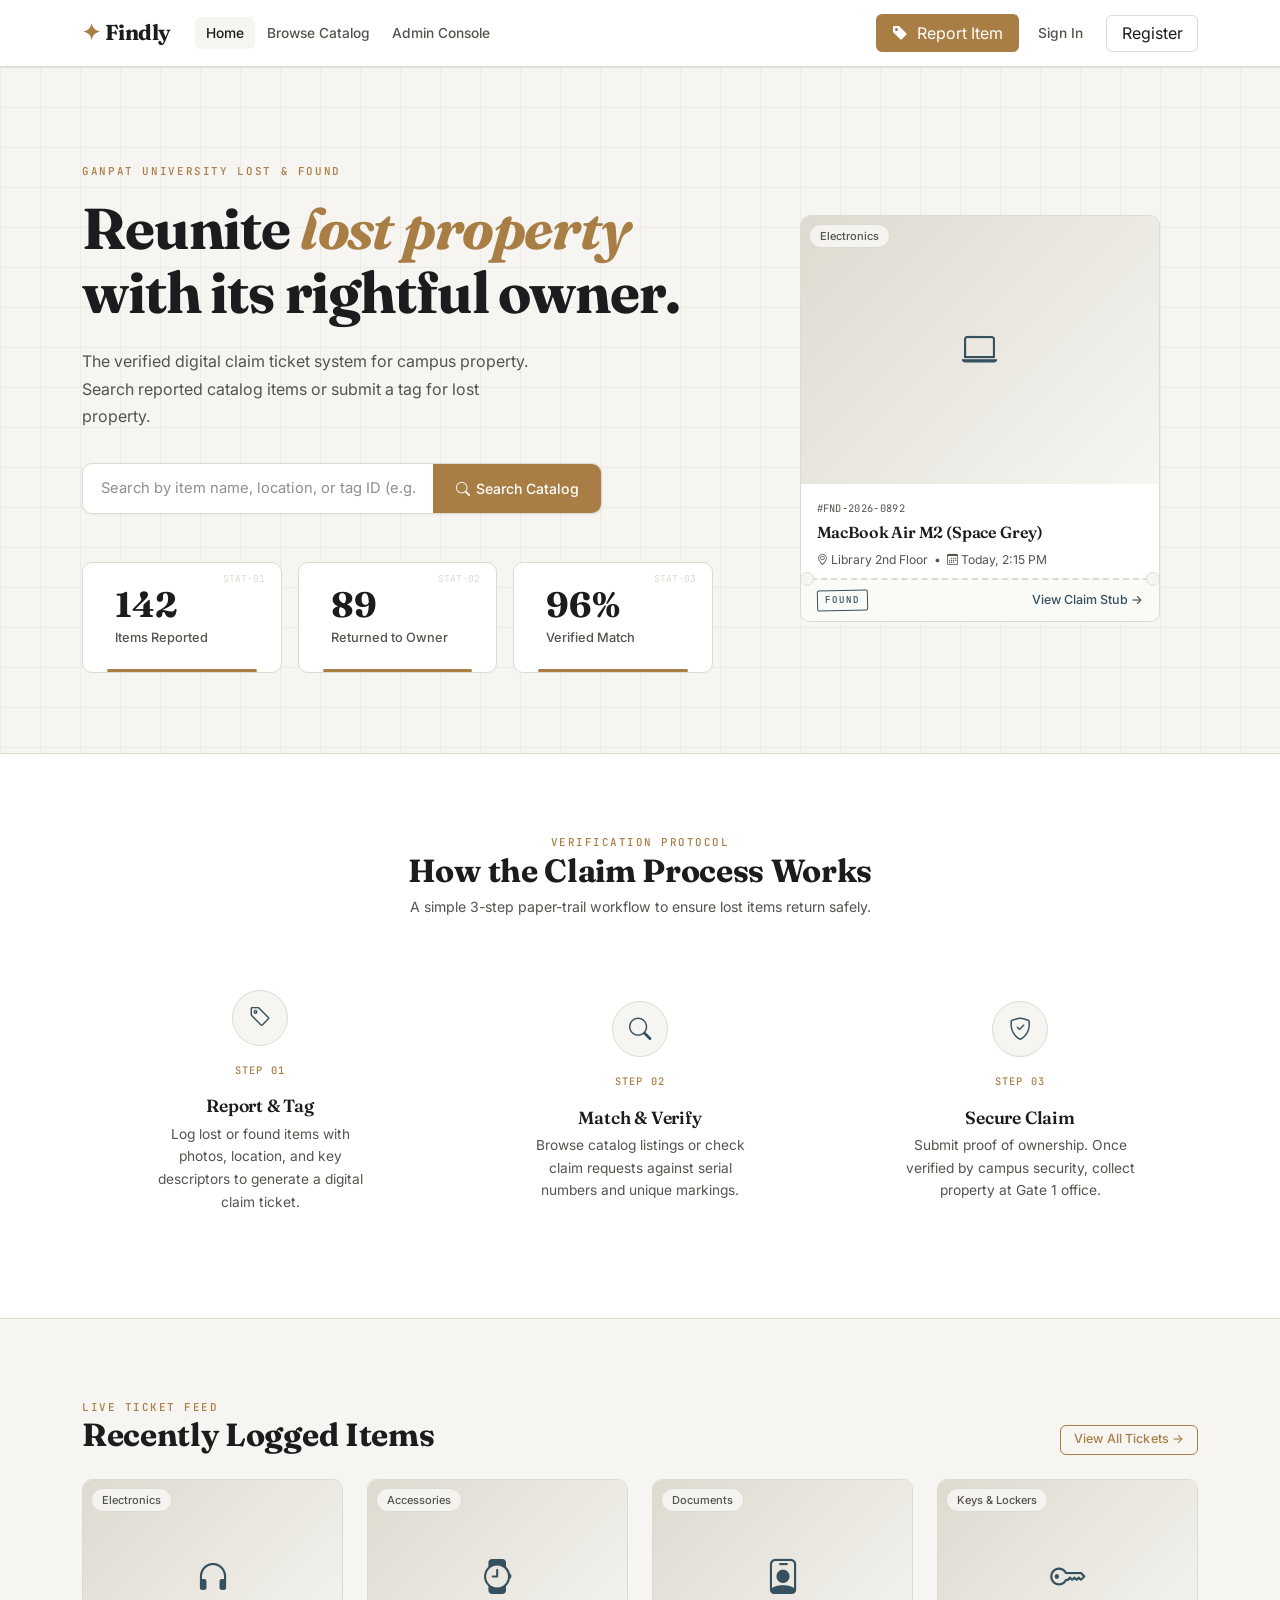
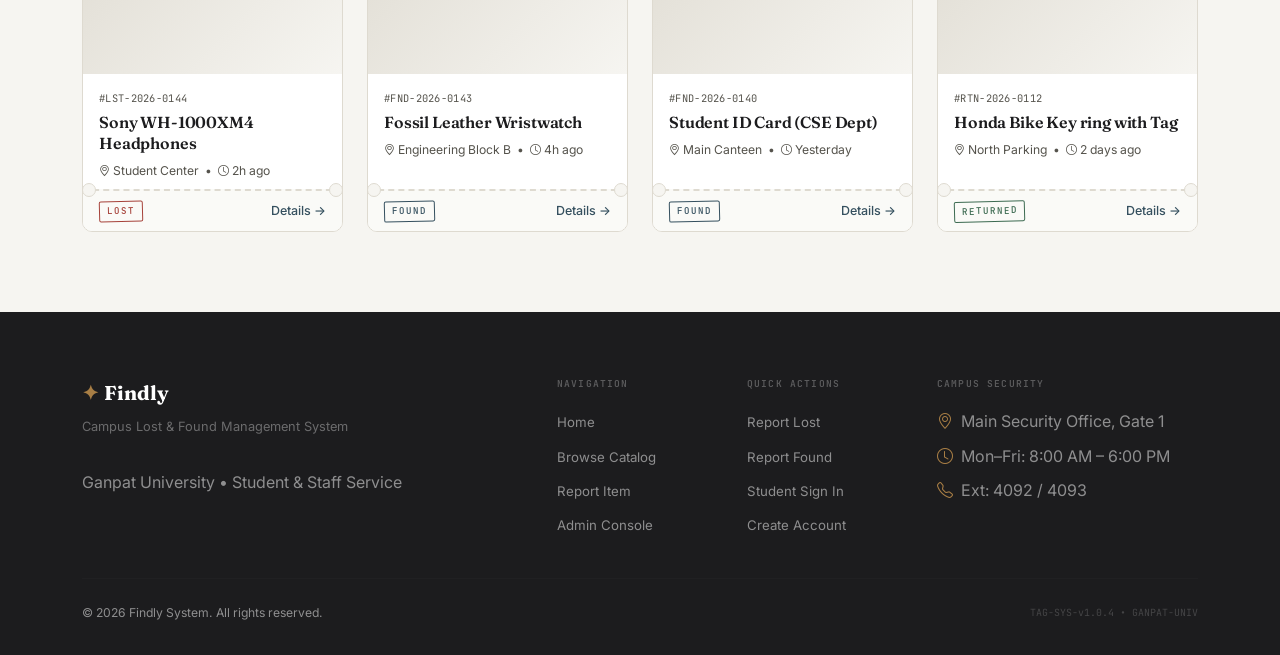
<file: index.html>
<!DOCTYPE html>
<html lang="en">
<head>
  <meta charset="UTF-8">
  <meta name="viewport" content="width=device-width, initial-scale=1.0">
  <meta name="description" content="Findly — Campus Lost & Found System at Ganpat University. Report lost or found items and submit claim requests.">
  <title>Findly — Campus Lost &amp; Found</title>

  <link rel="preconnect" href="https://fonts.googleapis.com">
  <link rel="preconnect" href="https://fonts.gstatic.com" crossorigin>
  <link href="https://fonts.googleapis.com/css2?family=Fraunces:ital,opsz,wght@0,9..144,400;0,9..144,600;0,9..144,700;1,9..144,400;1,9..144,600&family=Inter:wght@400;500;600&family=JetBrains+Mono:wght@400;500&display=swap" rel="stylesheet">
  <link rel="stylesheet" href="https://cdn.jsdelivr.net/npm/bootstrap@5.3.3/dist/css/bootstrap.min.css">
  <link rel="stylesheet" href="https://cdn.jsdelivr.net/npm/bootstrap-icons@1.11.3/font/bootstrap-icons.min.css">
  <link rel="stylesheet" href="assets/css/variables.css">
  <link rel="stylesheet" href="assets/css/style.css">
</head>
<body>

  <!-- Navbar -->
  <nav class="navbar navbar-expand-lg findly-nav">
    <div class="container">
      <a class="findly-brand" href="index.html">
        <span class="brand-mark">✦</span> Findly
      </a>
      <button class="navbar-toggler" type="button" data-bs-toggle="collapse" data-bs-target="#findlyNav">
        <i class="bi bi-list fs-5"></i>
      </button>
      <div class="collapse navbar-collapse" id="findlyNav">
        <ul class="navbar-nav me-auto mb-2 mb-lg-0 ms-lg-4">
          <li class="nav-item"><a class="nav-link active" href="index.html">Home</a></li>
          <li class="nav-item"><a class="nav-link" href="browse.html">Browse Catalog</a></li>
          <!-- TODO: PHP admin check -->
          <li class="nav-item"><a class="nav-link" href="admin.html">Admin Console</a></li>
        </ul>
        <div class="d-flex align-items-center gap-2 mt-3 mt-lg-0">
          <a class="nav-link-report" href="report.html">
            <i class="bi bi-tag-fill me-1"></i> Report Item
          </a>
          <a class="nav-link" href="login.html">Sign In</a>
          <a class="nav-link-register" href="login.html?tab=register">Register</a>
        </div>
      </div>
    </div>
  </nav>

  <main>
    <!-- Hero Section -->
    <section class="hero">
      <div class="container">
        <div class="row align-items-center g-5">
          <div class="col-lg-7">
            <span class="hero-eyebrow">Ganpat University Lost &amp; Found</span>
            <h1 class="hero-headline">Reunite <em>lost property</em> with its rightful owner.</h1>
            <p class="hero-sub">The verified digital claim ticket system for campus property. Search reported catalog items or submit a tag for lost property.</p>

            <form class="hero-search" id="heroSearchForm" action="browse.html" method="get">
              <input type="text" name="q" placeholder="Search by item name, location, or tag ID (e.g. AirPods, Library)..." aria-label="Search catalog items">
              <button type="submit"><i class="bi bi-search"></i> Search Catalog</button>
            </form>

            <!-- Stat Tickets -->
            <div class="row g-3 max-w-500">
              <div class="col-6 col-sm-4">
                <div class="stat-card">
                  <span class="stat-ref">STAT-01</span>
                  <!-- TODO: PHP dynamic count -->
                  <div class="stat-number">142</div>
                  <div class="stat-label">Items Reported</div>
                </div>
              </div>
              <div class="col-6 col-sm-4">
                <div class="stat-card">
                  <span class="stat-ref">STAT-02</span>
                  <!-- TODO: PHP dynamic count -->
                  <div class="stat-number">89</div>
                  <div class="stat-label">Returned to Owner</div>
                </div>
              </div>
              <div class="col-6 col-sm-4">
                <div class="stat-card">
                  <span class="stat-ref">STAT-03</span>
                  <div class="stat-number">96%</div>
                  <div class="stat-label">Verified Match</div>
                </div>
              </div>
            </div>
          </div>

          <div class="col-lg-5 d-none d-lg-block">
            <!-- Signature Item Ticket Showcase -->
            <div class="ticket-card animate-in" style="max-width: 360px; margin: 0 auto; transform: rotate(1deg);">
              <div class="ticket-img">
                <span class="ticket-category">Electronics</span>
                <div class="ticket-img-placeholder">
                  <i class="bi bi-laptop text-slate"></i>
                </div>
              </div>
              <div class="ticket-body">
                <span class="ticket-ref">#FND-2026-0892</span>
                <h3 class="ticket-title">MacBook Air M2 (Space Grey)</h3>
                <div class="ticket-meta">
                  <span><i class="bi bi-geo-alt"></i> Library 2nd Floor</span>
                  <span>•</span>
                  <span><i class="bi bi-calendar3"></i> Today, 2:15 PM</span>
                </div>
              </div>
              <div class="ticket-foot">
                <span class="status-stamp stamp-found">FOUND</span>
                <span class="ticket-view-link">View Claim Stub →</span>
              </div>
            </div>
          </div>
        </div>
      </div>
    </section>

    <!-- How It Works Section -->
    <section class="how-it-works">
      <div class="container">
        <div class="text-center max-w-600 mx-auto mb-5">
          <span class="eyebrow">Verification Protocol</span>
          <h2 class="section-title">How the Claim Process Works</h2>
          <p class="section-sub">A simple 3-step paper-trail workflow to ensure lost items return safely.</p>
        </div>

        <div class="row g-4 align-items-center">
          <div class="col-md-4">
            <div class="step-card">
              <div class="step-icon"><i class="bi bi-tag"></i></div>
              <span class="step-number">Step 01</span>
              <h3 class="step-title">Report &amp; Tag</h3>
              <p class="step-desc">Log lost or found items with photos, location, and key descriptors to generate a digital claim ticket.</p>
            </div>
          </div>
          <div class="col-md-4">
            <div class="step-card">
              <div class="step-icon"><i class="bi bi-search"></i></div>
              <span class="step-number">Step 02</span>
              <h3 class="step-title">Match &amp; Verify</h3>
              <p class="step-desc">Browse catalog listings or check claim requests against serial numbers and unique markings.</p>
            </div>
          </div>
          <div class="col-md-4">
            <div class="step-card">
              <div class="step-icon"><i class="bi bi-shield-check"></i></div>
              <span class="step-number">Step 03</span>
              <h3 class="step-title">Secure Claim</h3>
              <p class="step-desc">Submit proof of ownership. Once verified by campus security, collect property at Gate 1 office.</p>
            </div>
          </div>
        </div>
      </div>
    </section>

    <!-- Recent Items Grid Section -->
    <section class="section">
      <div class="container">
        <div class="d-flex align-items-end justify-content-between mb-4 flex-wrap gap-2">
          <div>
            <span class="eyebrow">Live Ticket Feed</span>
            <h2 class="section-title mb-0">Recently Logged Items</h2>
          </div>
          <a href="browse.html" class="btn btn-outline-primary btn-sm">View All Tickets →</a>
        </div>

        <!-- TODO: PHP loop start for recent items -->
        <div class="row g-4">
          <!-- Item Card 1 -->
          <div class="col-12 col-sm-6 col-lg-3">
            <a href="item-detail.html" class="ticket-card">
              <div class="ticket-img">
                <span class="ticket-category">Electronics</span>
                <div class="ticket-img-placeholder"><i class="bi bi-headphones text-slate"></i></div>
              </div>
              <div class="ticket-body">
                <span class="ticket-ref">#LST-2026-0144</span>
                <h3 class="ticket-title">Sony WH-1000XM4 Headphones</h3>
                <div class="ticket-meta">
                  <span><i class="bi bi-geo-alt"></i> Student Center</span>
                  <span>•</span>
                  <span><i class="bi bi-clock"></i> 2h ago</span>
                </div>
              </div>
              <div class="ticket-foot">
                <span class="status-stamp stamp-lost">LOST</span>
                <span class="ticket-view-link">Details →</span>
              </div>
            </a>
          </div>

          <!-- Item Card 2 -->
          <div class="col-12 col-sm-6 col-lg-3">
            <a href="item-detail.html" class="ticket-card">
              <div class="ticket-img">
                <span class="ticket-category">Accessories</span>
                <div class="ticket-img-placeholder"><i class="bi bi-watch text-slate"></i></div>
              </div>
              <div class="ticket-body">
                <span class="ticket-ref">#FND-2026-0143</span>
                <h3 class="ticket-title">Fossil Leather Wristwatch</h3>
                <div class="ticket-meta">
                  <span><i class="bi bi-geo-alt"></i> Engineering Block B</span>
                  <span>•</span>
                  <span><i class="bi bi-clock"></i> 4h ago</span>
                </div>
              </div>
              <div class="ticket-foot">
                <span class="status-stamp stamp-found">FOUND</span>
                <span class="ticket-view-link">Details →</span>
              </div>
            </a>
          </div>

          <!-- Item Card 3 -->
          <div class="col-12 col-sm-6 col-lg-3">
            <a href="item-detail.html" class="ticket-card">
              <div class="ticket-img">
                <span class="ticket-category">Documents</span>
                <div class="ticket-img-placeholder"><i class="bi bi-person-badge text-slate"></i></div>
              </div>
              <div class="ticket-body">
                <span class="ticket-ref">#FND-2026-0140</span>
                <h3 class="ticket-title">Student ID Card (CSE Dept)</h3>
                <div class="ticket-meta">
                  <span><i class="bi bi-geo-alt"></i> Main Canteen</span>
                  <span>•</span>
                  <span><i class="bi bi-clock"></i> Yesterday</span>
                </div>
              </div>
              <div class="ticket-foot">
                <span class="status-stamp stamp-found">FOUND</span>
                <span class="ticket-view-link">Details →</span>
              </div>
            </a>
          </div>

          <!-- Item Card 4 -->
          <div class="col-12 col-sm-6 col-lg-3">
            <a href="item-detail.html" class="ticket-card">
              <div class="ticket-img">
                <span class="ticket-category">Keys &amp; Lockers</span>
                <div class="ticket-img-placeholder"><i class="bi bi-key text-slate"></i></div>
              </div>
              <div class="ticket-body">
                <span class="ticket-ref">#RTN-2026-0112</span>
                <h3 class="ticket-title">Honda Bike Key ring with Tag</h3>
                <div class="ticket-meta">
                  <span><i class="bi bi-geo-alt"></i> North Parking</span>
                  <span>•</span>
                  <span><i class="bi bi-clock"></i> 2 days ago</span>
                </div>
              </div>
              <div class="ticket-foot">
                <span class="status-stamp stamp-returned">RETURNED</span>
                <span class="ticket-view-link">Details →</span>
              </div>
            </a>
          </div>
        </div>
        <!-- TODO: PHP loop end -->

      </div>
    </section>
  </main>

  <!-- Footer -->
  <footer class="findly-footer">
    <div class="container">
      <div class="row g-4">
        <div class="col-lg-4">
          <div class="footer-brand"><span class="brand-mark">✦</span> Findly</div>
          <p class="footer-tagline">Campus Lost &amp; Found Management System</p>
          <p class="fs-7 text-white-50 mb-0">Ganpat University • Student &amp; Staff Service</p>
        </div>
        <div class="col-6 col-md-3 col-lg-2 ms-lg-auto">
          <div class="footer-col-title">Navigation</div>
          <ul class="footer-links">
            <li><a href="index.html">Home</a></li>
            <li><a href="browse.html">Browse Catalog</a></li>
            <li><a href="report.html">Report Item</a></li>
            <li><a href="admin.html">Admin Console</a></li>
          </ul>
        </div>
        <div class="col-6 col-md-3 col-lg-2">
          <div class="footer-col-title">Quick Actions</div>
          <ul class="footer-links">
            <li><a href="report.html?type=lost">Report Lost</a></li>
            <li><a href="report.html?type=found">Report Found</a></li>
            <li><a href="login.html">Student Sign In</a></li>
            <li><a href="login.html?tab=register">Create Account</a></li>
          </ul>
        </div>
        <div class="col-6 col-md-3 col-lg-3">
          <div class="footer-col-title">Campus Security</div>
          <ul class="footer-links">
            <li class="fs-7 text-white-50"><i class="bi bi-geo-alt me-1 text-brass"></i> Main Security Office, Gate 1</li>
            <li class="fs-7 text-white-50"><i class="bi bi-clock me-1 text-brass"></i> Mon–Fri: 8:00 AM – 6:00 PM</li>
            <li class="fs-7 text-white-50"><i class="bi bi-telephone me-1 text-brass"></i> Ext: 4092 / 4093</li>
          </ul>
        </div>
      </div>
      <hr class="footer-divider">
      <div class="footer-bottom">
        <div>&copy; 2026 Findly System. All rights reserved.</div>
        <div class="footer-ref">TAG-SYS-v1.0.4 • GANPAT-UNIV</div>
      </div>
    </div>
  </footer>

  <script src="https://cdn.jsdelivr.net/npm/bootstrap@5.3.3/dist/js/bootstrap.bundle.min.js"></script>
  <script src="assets/js/main.js"></script>
</body>
</html>
</file>
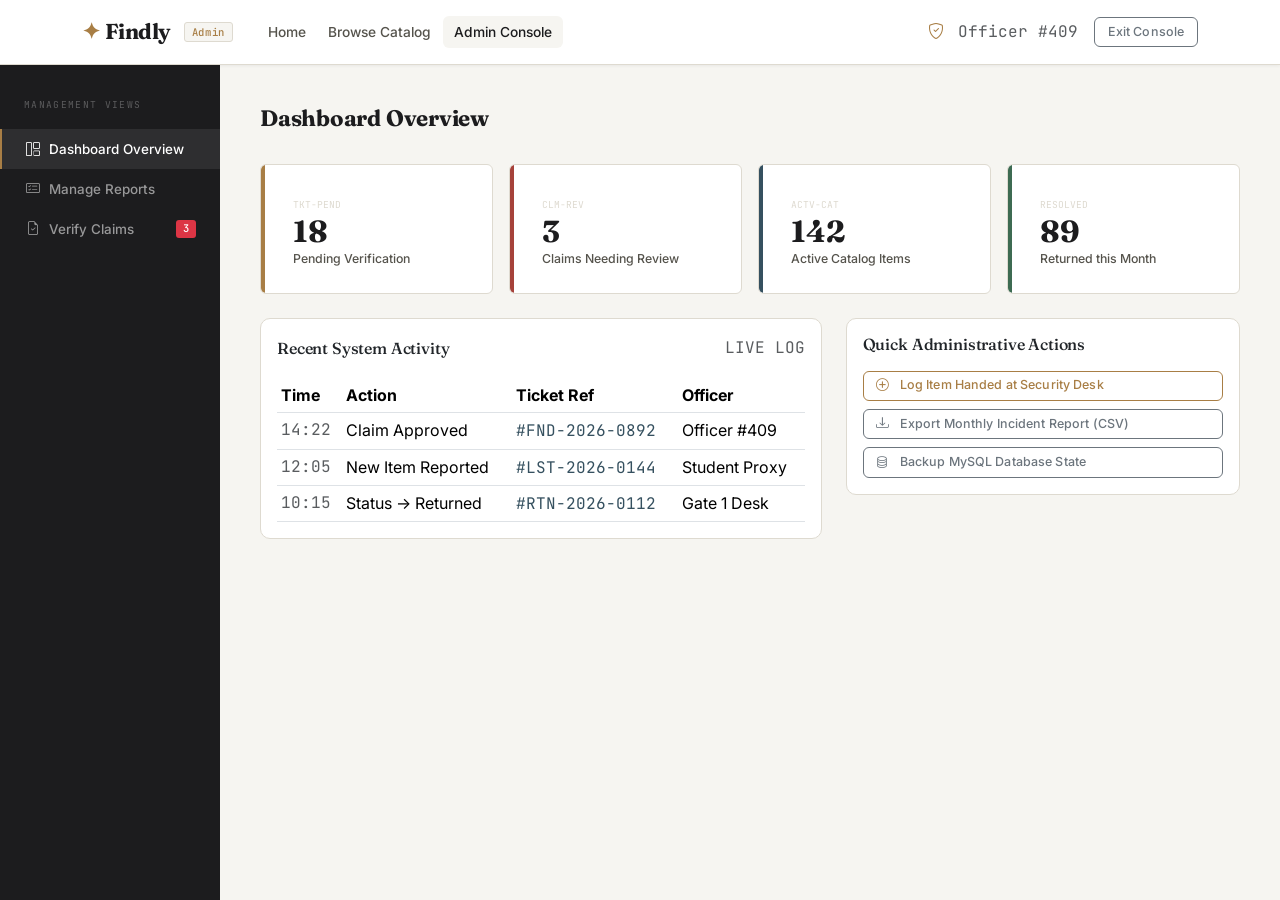
<file: admin.html>
<!DOCTYPE html>
<html lang="en">
<head>
  <meta charset="UTF-8">
  <meta name="viewport" content="width=device-width, initial-scale=1.0">
  <meta name="description" content="Findly Admin Console — Manage reported items, verify student ownership claims, and track ticket status.">
  <title>Admin Console — Findly</title>

  <link rel="preconnect" href="https://fonts.googleapis.com">
  <link rel="preconnect" href="https://fonts.gstatic.com" crossorigin>
  <link href="https://fonts.googleapis.com/css2?family=Fraunces:ital,opsz,wght@0,9..144,400;0,9..144,600;0,9..144,700;1,9..144,400;1,9..144,600&family=Inter:wght@400;500;600&family=JetBrains+Mono:wght@400;500&display=swap" rel="stylesheet">
  <link rel="stylesheet" href="https://cdn.jsdelivr.net/npm/bootstrap@5.3.3/dist/css/bootstrap.min.css">
  <link rel="stylesheet" href="https://cdn.jsdelivr.net/npm/bootstrap-icons@1.11.3/font/bootstrap-icons.min.css">
  <link rel="stylesheet" href="assets/css/variables.css">
  <link rel="stylesheet" href="assets/css/style.css">
</head>
<body>

  <!-- Navbar -->
  <nav class="navbar navbar-expand-lg findly-nav">
    <div class="container">
      <a class="findly-brand" href="index.html">
        <span class="brand-mark">✦</span> Findly <span class="badge bg-paper border border-line text-brass ms-2">Admin</span>
      </a>
      <button class="navbar-toggler" type="button" data-bs-toggle="collapse" data-bs-target="#findlyNav">
        <i class="bi bi-list fs-5"></i>
      </button>
      <div class="collapse navbar-collapse" id="findlyNav">
        <ul class="navbar-nav me-auto mb-2 mb-lg-0 ms-lg-4">
          <li class="nav-item"><a class="nav-link" href="index.html">Home</a></li>
          <li class="nav-item"><a class="nav-link" href="browse.html">Browse Catalog</a></li>
          <li class="nav-item"><a class="nav-link active" href="admin.html">Admin Console</a></li>
        </ul>
        <div class="d-flex align-items-center gap-2 mt-3 mt-lg-0">
          <span class="fs-7 text-muted font-mono"><i class="bi bi-shield-check text-brass me-1"></i> Officer #409</span>
          <a class="btn btn-sm btn-outline-secondary ms-2" href="index.html">Exit Console</a>
        </div>
      </div>
    </div>
  </nav>

  <!-- Admin Main Layout -->
  <div class="admin-layout">
    
    <!-- Admin Sidebar Navigation -->
    <aside class="admin-sidebar">
      <span class="admin-sidebar-label">Management Views</span>
      <a class="admin-nav-link active" data-panel="panel-dashboard">
        <i class="bi bi-grid-1x2"></i>
        <span class="panel-label">Dashboard Overview</span>
      </a>
      <a class="admin-nav-link" data-panel="panel-reports">
        <i class="bi bi-card-checklist"></i>
        <span class="panel-label">Manage Reports</span>
      </a>
      <a class="admin-nav-link" data-panel="panel-claims">
        <i class="bi bi-file-earmark-check"></i>
        <span class="panel-label">Verify Claims</span>
        <span class="badge bg-danger text-white ms-auto">3</span>
      </a>
    </aside>

    <!-- Main Content Area -->
    <main class="admin-main">
      
      <!-- Panel 1: Dashboard Overview -->
      <div class="admin-panel active" id="panel-dashboard">
        <h1 class="admin-page-title">Dashboard Overview</h1>

        <!-- Stats Row -->
        <div class="row g-3 mb-4">
          <div class="col-6 col-md-3">
            <div class="admin-stat">
              <div class="admin-stat-accent" style="background: var(--brass);"></div>
              <span class="admin-stat-ref">TKT-PEND</span>
              <div class="admin-stat-num">18</div>
              <div class="admin-stat-label">Pending Verification</div>
            </div>
          </div>
          <div class="col-6 col-md-3">
            <div class="admin-stat">
              <div class="admin-stat-accent" style="background: var(--danger);"></div>
              <span class="admin-stat-ref">CLM-REV</span>
              <div class="admin-stat-num">3</div>
              <div class="admin-stat-label">Claims Needing Review</div>
            </div>
          </div>
          <div class="col-6 col-md-3">
            <div class="admin-stat">
              <div class="admin-stat-accent" style="background: var(--slate);"></div>
              <span class="admin-stat-ref">ACTV-CAT</span>
              <div class="admin-stat-num">142</div>
              <div class="admin-stat-label">Active Catalog Items</div>
            </div>
          </div>
          <div class="col-6 col-md-3">
            <div class="admin-stat">
              <div class="admin-stat-accent" style="background: var(--returned);"></div>
              <span class="admin-stat-ref">RESOLVED</span>
              <div class="admin-stat-num">89</div>
              <div class="admin-stat-label">Returned this Month</div>
            </div>
          </div>
        </div>

        <!-- Recent Activity Feed & Quick Actions -->
        <div class="row g-4">
          <div class="col-lg-7">
            <div class="card p-3">
              <div class="d-flex justify-content-between align-items-center mb-3">
                <h2 class="h6 font-display mb-0">Recent System Activity</h2>
                <span class="fs-7 text-muted font-mono">LIVE LOG</span>
              </div>
              <div class="table-responsive">
                <table class="table table-sm fs-7 mb-0">
                  <thead>
                    <tr>
                      <th>Time</th>
                      <th>Action</th>
                      <th>Ticket Ref</th>
                      <th>Officer</th>
                    </tr>
                  </thead>
                  <tbody>
                    <tr>
                      <td class="font-mono text-muted">14:22</td>
                      <td>Claim Approved</td>
                      <td><a href="item-detail.html" class="font-mono text-slate">#FND-2026-0892</a></td>
                      <td>Officer #409</td>
                    </tr>
                    <tr>
                      <td class="font-mono text-muted">12:05</td>
                      <td>New Item Reported</td>
                      <td><a href="item-detail.html" class="font-mono text-slate">#LST-2026-0144</a></td>
                      <td>Student Proxy</td>
                    </tr>
                    <tr>
                      <td class="font-mono text-muted">10:15</td>
                      <td>Status → Returned</td>
                      <td><a href="item-detail.html" class="font-mono text-slate">#RTN-2026-0112</a></td>
                      <td>Gate 1 Desk</td>
                    </tr>
                  </tbody>
                </table>
              </div>
            </div>
          </div>

          <div class="col-lg-5">
            <div class="card p-3">
              <h2 class="h6 font-display mb-3">Quick Administrative Actions</h2>
              <div class="d-grid gap-2">
                <a href="report.html?type=found" class="btn btn-outline-primary btn-sm text-start">
                  <i class="bi bi-plus-circle me-2"></i> Log Item Handed at Security Desk
                </a>
                <button class="btn btn-outline-secondary btn-sm text-start" onclick="findlyToast('Audit log CSV download initiated.', 'success')">
                  <i class="bi bi-download me-2"></i> Export Monthly Incident Report (CSV)
                </button>
                <button class="btn btn-outline-secondary btn-sm text-start" onclick="findlyToast('System backup scheduled.', 'info')">
                  <i class="bi bi-database me-2"></i> Backup MySQL Database State
                </button>
              </div>
            </div>
          </div>
        </div>

      </div>

      <!-- Panel 2: Manage Reports -->
      <div class="admin-panel" id="panel-reports">
        <div class="d-flex justify-content-between align-items-center mb-3">
          <h1 class="admin-page-title mb-0">Manage Reported Items</h1>
          <a href="report.html" class="btn btn-primary btn-sm"><i class="bi bi-plus-lg me-1"></i> New Item Ticket</a>
        </div>

        <!-- Table View -->
        <!-- TODO: PHP loop over items table in DB -->
        <div class="table-responsive">
          <table class="admin-table">
            <thead>
              <tr>
                <th>Ticket Ref</th>
                <th>Item Title</th>
                <th>Category</th>
                <th>Location</th>
                <th>Date Logged</th>
                <th>Status</th>
                <th class="text-end">Actions</th>
              </tr>
            </thead>
            <tbody>
              <tr>
                <td class="font-mono fs-7">#FND-2026-0892</td>
                <td><strong>MacBook Air M2 (Space Grey)</strong></td>
                <td>Electronics</td>
                <td>Library 2nd Fl</td>
                <td class="text-muted fs-7">Jul 26, 2026</td>
                <td><span class="status-stamp stamp-found">FOUND</span></td>
                <td class="text-end">
                  <button class="btn btn-sm btn-outline-secondary py-0 px-2 fs-7" data-bs-toggle="modal" data-bs-target="#statusModal" onclick="setModalTicket('#FND-2026-0892')">Edit Status</button>
                </td>
              </tr>
              <tr>
                <td class="font-mono fs-7">#LST-2026-0144</td>
                <td><strong>Sony WH-1000XM4 Headphones</strong></td>
                <td>Electronics</td>
                <td>Student Center</td>
                <td class="text-muted fs-7">Jul 26, 2026</td>
                <td><span class="status-stamp stamp-lost">LOST</span></td>
                <td class="text-end">
                  <button class="btn btn-sm btn-outline-secondary py-0 px-2 fs-7" data-bs-toggle="modal" data-bs-target="#statusModal" onclick="setModalTicket('#LST-2026-0144')">Edit Status</button>
                </td>
              </tr>
              <tr>
                <td class="font-mono fs-7">#FND-2026-0143</td>
                <td><strong>Fossil Leather Wristwatch</strong></td>
                <td>Accessories</td>
                <td>Eng Block B</td>
                <td class="text-muted fs-7">Jul 25, 2026</td>
                <td><span class="status-stamp stamp-found">FOUND</span></td>
                <td class="text-end">
                  <button class="btn btn-sm btn-outline-secondary py-0 px-2 fs-7" data-bs-toggle="modal" data-bs-target="#statusModal" onclick="setModalTicket('#FND-2026-0143')">Edit Status</button>
                </td>
              </tr>
              <tr>
                <td class="font-mono fs-7">#RTN-2026-0112</td>
                <td><strong>Honda Bike Key ring with Tag</strong></td>
                <td>Keys</td>
                <td>North Parking</td>
                <td class="text-muted fs-7">Jul 22, 2026</td>
                <td><span class="status-stamp stamp-returned">RETURNED</span></td>
                <td class="text-end">
                  <button class="btn btn-sm btn-outline-secondary py-0 px-2 fs-7" data-bs-toggle="modal" data-bs-target="#statusModal" onclick="setModalTicket('#RTN-2026-0112')">Edit Status</button>
                </td>
              </tr>
            </tbody>
          </table>
        </div>
      </div>

      <!-- Panel 3: Verify Claims -->
      <div class="admin-panel" id="panel-claims">
        <h1 class="admin-page-title">Verify Ownership Claims</h1>
        <p class="text-muted fs-7 mb-4">Review proof of ownership details submitted by students before approving property retrieval.</p>

        <!-- Claim Verification List -->
        <!-- TODO: PHP loop over pending claims table in DB -->
        <div class="claim-mini">
          <div class="claim-mini-info">
            <div class="d-flex align-items-center gap-2 mb-1">
              <span class="claim-mini-name">Aarav Sharma</span>
              <span class="badge bg-paper border border-line text-muted">ID: 2024CSE1042</span>
              <span class="font-mono fs-7 text-brass ms-auto">Ticket #FND-2026-0892</span>
            </div>
            <div class="fs-7 text-muted mb-2">Item: <strong>MacBook Air M2 (Space Grey)</strong> • Submitted 2 hours ago</div>
            <div class="p-2 bg-paper border border-line rounded fs-7 mb-2">
              <strong>Submitted Proof:</strong> "Serial number ending in W3F2. Custom sticker on lid reads 'GNU Robotics Club'. Desktop wallpaper is a dark mountain landscape. User account name is 'aarav_sh'."
            </div>
            <div class="fs-7 text-muted">Contact: aarav@ganpatuniversity.ac.in • +91 98765 12345</div>
          </div>
          <div class="claim-mini-actions flex-column align-items-end">
            <button class="btn btn-sm btn-primary py-1 px-3 mb-2" onclick="findlyToast('Claim #CLM-104 approved! Notification sent to student.', 'success')">
              <i class="bi bi-check-lg me-1"></i> Approve Claim
            </button>
            <button class="btn btn-sm btn-outline-danger py-1 px-3" onclick="findlyToast('Claim #CLM-104 rejected.', 'error')">
              <i class="bi bi-x-lg me-1"></i> Reject
            </button>
          </div>
        </div>

        <div class="claim-mini">
          <div class="claim-mini-info">
            <div class="d-flex align-items-center gap-2 mb-1">
              <span class="claim-mini-name">Priya Patel</span>
              <span class="badge bg-paper border border-line text-muted">ID: 2023ECE0891</span>
              <span class="font-mono fs-7 text-brass ms-auto">Ticket #FND-2026-0143</span>
            </div>
            <div class="fs-7 text-muted mb-2">Item: <strong>Fossil Leather Wristwatch</strong> • Submitted 5 hours ago</div>
            <div class="p-2 bg-paper border border-line rounded fs-7 mb-2">
              <strong>Submitted Proof:</strong> "Brown leather strap with a small scratch near the 6 o'clock mark on the metal bezel. Engraved with initials 'P.P.' on the back case."
            </div>
            <div class="fs-7 text-muted">Contact: priya.p@ganpatuniversity.ac.in • +91 98123 45678</div>
          </div>
          <div class="claim-mini-actions flex-column align-items-end">
            <button class="btn btn-sm btn-primary py-1 px-3 mb-2" onclick="findlyToast('Claim #CLM-105 approved! Notification sent to student.', 'success')">
              <i class="bi bi-check-lg me-1"></i> Approve Claim
            </button>
            <button class="btn btn-sm btn-outline-danger py-1 px-3" onclick="findlyToast('Claim #CLM-105 rejected.', 'error')">
              <i class="bi bi-x-lg me-1"></i> Reject
            </button>
          </div>
        </div>

      </div>

    </main>
  </div>

  <!-- Status Change Modal -->
  <div class="modal fade" id="statusModal" tabindex="-1" aria-labelledby="statusModalLabel" aria-hidden="true">
    <div class="modal-dialog modal-dialog-centered">
      <div class="modal-content">
        <div class="modal-header">
          <h5 class="modal-title" id="statusModalLabel">Update Ticket Status</h5>
          <button type="button" class="btn-close" data-bs-dismiss="modal" aria-label="Close"></button>
        </div>
        <!-- TODO: PHP action="update-status.php" method="post" -->
        <form action="update-status.php" method="post">
          <div class="modal-body">
            <p class="fs-7 text-muted mb-3">Updating status for ticket <strong class="font-mono text-ink" id="modalTicketRef">#FND-2026-0892</strong></p>
            
            <div class="mb-3">
              <label for="new_status" class="form-label">New Status Code</label>
              <select class="form-select" id="new_status" name="status">
                <option value="lost">LOST — Active search ticket</option>
                <option value="found">FOUND — In custody at Gate 1</option>
                <option value="claimed">CLAIMED — Claim approved</option>
                <option value="returned">RETURNED — Property handed back to owner</option>
              </select>
            </div>

            <div class="mb-3">
              <label for="status_note" class="form-label">Internal Officer Note</label>
              <textarea class="form-control" id="status_note" name="note" rows="2" placeholder="e.g. Owner verified ID at Gate 1 office at 4:30 PM..."></textarea>
            </div>
          </div>
          <div class="modal-footer">
            <button type="button" class="btn btn-outline-secondary btn-sm" data-bs-dismiss="modal">Cancel</button>
            <button type="submit" class="btn btn-primary btn-sm" data-bs-dismiss="modal" onclick="findlyToast('Status updated successfully.', 'success'); return false;">Save Status</button>
          </div>
        </form>
      </div>
    </div>
  </div>

  <script src="https://cdn.jsdelivr.net/npm/bootstrap@5.3.3/dist/js/bootstrap.bundle.min.js"></script>
  <script src="assets/js/main.js"></script>
  <script>
    function setModalTicket(ref) {
      document.getElementById('modalTicketRef').textContent = ref;
    }
  </script>
</body>
</html>
</file>
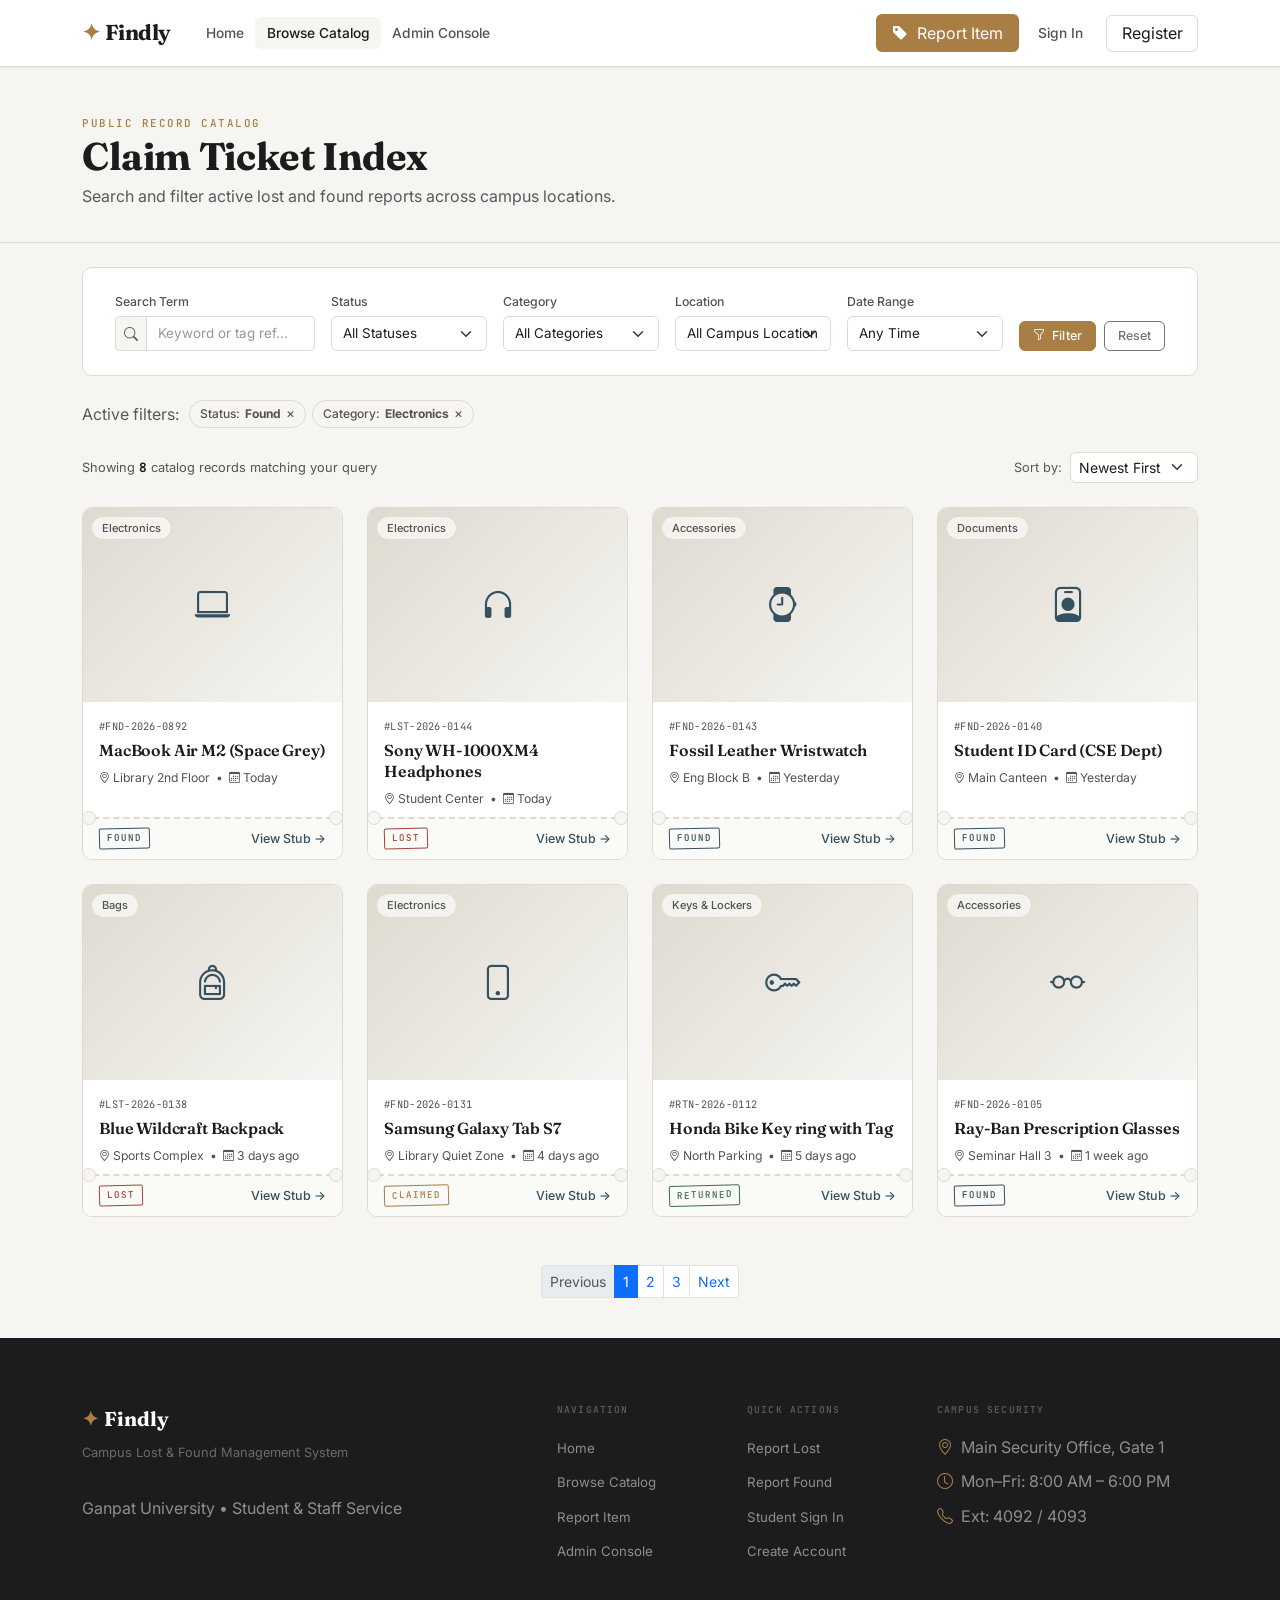
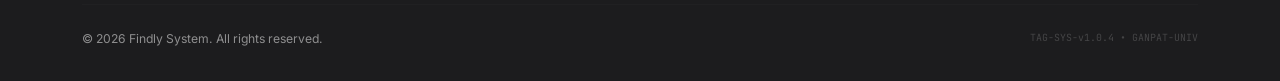
<file: browse.html>
<!DOCTYPE html>
<html lang="en">
<head>
  <meta charset="UTF-8">
  <meta name="viewport" content="width=device-width, initial-scale=1.0">
  <meta name="description" content="Browse reported lost and found items at Ganpat University. Filter by status, category, date, and location.">
  <title>Browse Catalog — Findly</title>

  <link rel="preconnect" href="https://fonts.googleapis.com">
  <link rel="preconnect" href="https://fonts.gstatic.com" crossorigin>
  <link href="https://fonts.googleapis.com/css2?family=Fraunces:ital,opsz,wght@0,9..144,400;0,9..144,600;0,9..144,700;1,9..144,400;1,9..144,600&family=Inter:wght@400;500;600&family=JetBrains+Mono:wght@400;500&display=swap" rel="stylesheet">
  <link rel="stylesheet" href="https://cdn.jsdelivr.net/npm/bootstrap@5.3.3/dist/css/bootstrap.min.css">
  <link rel="stylesheet" href="https://cdn.jsdelivr.net/npm/bootstrap-icons@1.11.3/font/bootstrap-icons.min.css">
  <link rel="stylesheet" href="assets/css/variables.css">
  <link rel="stylesheet" href="assets/css/style.css">
</head>
<body>

  <!-- Navbar -->
  <nav class="navbar navbar-expand-lg findly-nav">
    <div class="container">
      <a class="findly-brand" href="index.html">
        <span class="brand-mark">✦</span> Findly
      </a>
      <button class="navbar-toggler" type="button" data-bs-toggle="collapse" data-bs-target="#findlyNav">
        <i class="bi bi-list fs-5"></i>
      </button>
      <div class="collapse navbar-collapse" id="findlyNav">
        <ul class="navbar-nav me-auto mb-2 mb-lg-0 ms-lg-4">
          <li class="nav-item"><a class="nav-link" href="index.html">Home</a></li>
          <li class="nav-item"><a class="nav-link active" href="browse.html">Browse Catalog</a></li>
          <li class="nav-item"><a class="nav-link" href="admin.html">Admin Console</a></li>
        </ul>
        <div class="d-flex align-items-center gap-2 mt-3 mt-lg-0">
          <a class="nav-link-report" href="report.html">
            <i class="bi bi-tag-fill me-1"></i> Report Item
          </a>
          <a class="nav-link" href="login.html">Sign In</a>
          <a class="nav-link-register" href="login.html?tab=register">Register</a>
        </div>
      </div>
    </div>
  </nav>

  <main>
    <!-- Browse Header -->
    <div class="browse-hero">
      <div class="container">
        <span class="eyebrow">Public Record Catalog</span>
        <h1>Claim Ticket Index</h1>
        <p class="text-muted mb-0">Search and filter active lost and found reports across campus locations.</p>
      </div>
    </div>

    <!-- Main Browse Section -->
    <section class="section py-4">
      <div class="container">

        <!-- Filter Form -->
        <form action="browse.html" method="get" id="filterForm">
          <div class="filter-bar">
            <!-- Search Keyword -->
            <div class="filter-group flex-grow-1" style="min-width: 200px;">
              <label for="filter-query">Search Term</label>
              <div class="input-group input-group-sm">
                <span class="input-group-text bg-paper border-line text-muted"><i class="bi bi-search"></i></span>
                <input type="text" class="form-control" id="filter-query" name="q" placeholder="Keyword or tag ref..." value="">
              </div>
            </div>

            <!-- Status Filter -->
            <div class="filter-group">
              <label for="filter-status">Status</label>
              <select class="form-select" id="filter-status" name="status">
                <option value="">All Statuses</option>
                <option value="lost">Lost Only</option>
                <option value="found">Found Only</option>
                <option value="claimed">Claimed</option>
                <option value="returned">Returned</option>
              </select>
            </div>

            <!-- Category Filter -->
            <div class="filter-group">
              <label for="filter-category">Category</label>
              <select class="form-select" id="filter-category" name="category">
                <option value="">All Categories</option>
                <option value="electronics">Electronics</option>
                <option value="accessories">Accessories</option>
                <option value="documents">Documents &amp; IDs</option>
                <option value="keys">Keys &amp; Lockers</option>
                <option value="bags">Bags &amp; Pouches</option>
                <option value="clothing">Clothing</option>
                <option value="other">Other</option>
              </select>
            </div>

            <!-- Location Filter -->
            <div class="filter-group">
              <label for="filter-location">Location</label>
              <select class="form-select" id="filter-location" name="location">
                <option value="">All Campus Locations</option>
                <option value="library">Central Library</option>
                <option value="canteen">Main Canteen</option>
                <option value="eng_block">Engineering Block B</option>
                <option value="student_center">Student Activity Center</option>
                <option value="parking">North Parking</option>
                <option value="sports">Sports Complex</option>
              </select>
            </div>

            <!-- Date Range Filter -->
            <div class="filter-group">
              <label for="filter-date">Date Range</label>
              <select class="form-select" id="filter-date" name="date_range">
                <option value="">Any Time</option>
                <option value="today">Today</option>
                <option value="week">Past 7 Days</option>
                <option value="month">Past 30 Days</option>
              </select>
            </div>

            <!-- Filter Buttons -->
            <div class="d-flex gap-2">
              <button type="submit" class="btn btn-primary btn-sm"><i class="bi bi-funnel me-1"></i> Filter</button>
              <a href="browse.html" class="btn btn-outline-secondary btn-sm">Reset</a>
            </div>
          </div>
        </form>

        <!-- Active Filter Pills -->
        <div class="active-filters">
          <span class="fs-7 text-muted me-1 align-self-center">Active filters:</span>
          <span class="filter-pill">
            Status: <strong>Found</strong>
            <button class="pill-remove" data-field="filter-status" aria-label="Remove filter">&times;</button>
          </span>
          <span class="filter-pill">
            Category: <strong>Electronics</strong>
            <button class="pill-remove" data-field="filter-category" aria-label="Remove filter">&times;</button>
          </span>
        </div>

        <!-- Results Counter & Sort Bar -->
        <div class="d-flex justify-content-between align-items-center results-meta">
          <div>Showing <strong>8</strong> catalog records matching your query</div>
          <div class="d-flex align-items-center gap-2">
            <span class="fs-7 text-muted d-none d-sm-inline">Sort by:</span>
            <select class="form-select form-select-sm" style="width: auto;" aria-label="Sort catalog">
              <option value="newest">Newest First</option>
              <option value="oldest">Oldest First</option>
            </select>
          </div>
        </div>

        <!-- Catalog Grid -->
        <!-- TODO: PHP loop start for items query results -->
        <div class="row g-4 mb-5">

          <!-- Item Card 1 -->
          <div class="col-12 col-sm-6 col-lg-4 col-xl-3">
            <a href="item-detail.html" class="ticket-card">
              <div class="ticket-img">
                <span class="ticket-category">Electronics</span>
                <div class="ticket-img-placeholder"><i class="bi bi-laptop text-slate"></i></div>
              </div>
              <div class="ticket-body">
                <span class="ticket-ref">#FND-2026-0892</span>
                <h3 class="ticket-title">MacBook Air M2 (Space Grey)</h3>
                <div class="ticket-meta">
                  <span><i class="bi bi-geo-alt"></i> Library 2nd Floor</span>
                  <span>•</span>
                  <span><i class="bi bi-calendar3"></i> Today</span>
                </div>
              </div>
              <div class="ticket-foot">
                <span class="status-stamp stamp-found">FOUND</span>
                <span class="ticket-view-link">View Stub →</span>
              </div>
            </a>
          </div>

          <!-- Item Card 2 -->
          <div class="col-12 col-sm-6 col-lg-4 col-xl-3">
            <a href="item-detail.html" class="ticket-card">
              <div class="ticket-img">
                <span class="ticket-category">Electronics</span>
                <div class="ticket-img-placeholder"><i class="bi bi-headphones text-slate"></i></div>
              </div>
              <div class="ticket-body">
                <span class="ticket-ref">#LST-2026-0144</span>
                <h3 class="ticket-title">Sony WH-1000XM4 Headphones</h3>
                <div class="ticket-meta">
                  <span><i class="bi bi-geo-alt"></i> Student Center</span>
                  <span>•</span>
                  <span><i class="bi bi-calendar3"></i> Today</span>
                </div>
              </div>
              <div class="ticket-foot">
                <span class="status-stamp stamp-lost">LOST</span>
                <span class="ticket-view-link">View Stub →</span>
              </div>
            </a>
          </div>

          <!-- Item Card 3 -->
          <div class="col-12 col-sm-6 col-lg-4 col-xl-3">
            <a href="item-detail.html" class="ticket-card">
              <div class="ticket-img">
                <span class="ticket-category">Accessories</span>
                <div class="ticket-img-placeholder"><i class="bi bi-watch text-slate"></i></div>
              </div>
              <div class="ticket-body">
                <span class="ticket-ref">#FND-2026-0143</span>
                <h3 class="ticket-title">Fossil Leather Wristwatch</h3>
                <div class="ticket-meta">
                  <span><i class="bi bi-geo-alt"></i> Eng Block B</span>
                  <span>•</span>
                  <span><i class="bi bi-calendar3"></i> Yesterday</span>
                </div>
              </div>
              <div class="ticket-foot">
                <span class="status-stamp stamp-found">FOUND</span>
                <span class="ticket-view-link">View Stub →</span>
              </div>
            </a>
          </div>

          <!-- Item Card 4 -->
          <div class="col-12 col-sm-6 col-lg-4 col-xl-3">
            <a href="item-detail.html" class="ticket-card">
              <div class="ticket-img">
                <span class="ticket-category">Documents</span>
                <div class="ticket-img-placeholder"><i class="bi bi-person-badge text-slate"></i></div>
              </div>
              <div class="ticket-body">
                <span class="ticket-ref">#FND-2026-0140</span>
                <h3 class="ticket-title">Student ID Card (CSE Dept)</h3>
                <div class="ticket-meta">
                  <span><i class="bi bi-geo-alt"></i> Main Canteen</span>
                  <span>•</span>
                  <span><i class="bi bi-calendar3"></i> Yesterday</span>
                </div>
              </div>
              <div class="ticket-foot">
                <span class="status-stamp stamp-found">FOUND</span>
                <span class="ticket-view-link">View Stub →</span>
              </div>
            </a>
          </div>

          <!-- Item Card 5 -->
          <div class="col-12 col-sm-6 col-lg-4 col-xl-3">
            <a href="item-detail.html" class="ticket-card">
              <div class="ticket-img">
                <span class="ticket-category">Bags</span>
                <div class="ticket-img-placeholder"><i class="bi bi-backpack text-slate"></i></div>
              </div>
              <div class="ticket-body">
                <span class="ticket-ref">#LST-2026-0138</span>
                <h3 class="ticket-title">Blue Wildcraft Backpack</h3>
                <div class="ticket-meta">
                  <span><i class="bi bi-geo-alt"></i> Sports Complex</span>
                  <span>•</span>
                  <span><i class="bi bi-calendar3"></i> 3 days ago</span>
                </div>
              </div>
              <div class="ticket-foot">
                <span class="status-stamp stamp-lost">LOST</span>
                <span class="ticket-view-link">View Stub →</span>
              </div>
            </a>
          </div>

          <!-- Item Card 6 -->
          <div class="col-12 col-sm-6 col-lg-4 col-xl-3">
            <a href="item-detail.html" class="ticket-card">
              <div class="ticket-img">
                <span class="ticket-category">Electronics</span>
                <div class="ticket-img-placeholder"><i class="bi bi-phone text-slate"></i></div>
              </div>
              <div class="ticket-body">
                <span class="ticket-ref">#FND-2026-0131</span>
                <h3 class="ticket-title">Samsung Galaxy Tab S7</h3>
                <div class="ticket-meta">
                  <span><i class="bi bi-geo-alt"></i> Library Quiet Zone</span>
                  <span>•</span>
                  <span><i class="bi bi-calendar3"></i> 4 days ago</span>
                </div>
              </div>
              <div class="ticket-foot">
                <span class="status-stamp stamp-claimed">CLAIMED</span>
                <span class="ticket-view-link">View Stub →</span>
              </div>
            </a>
          </div>

          <!-- Item Card 7 -->
          <div class="col-12 col-sm-6 col-lg-4 col-xl-3">
            <a href="item-detail.html" class="ticket-card">
              <div class="ticket-img">
                <span class="ticket-category">Keys &amp; Lockers</span>
                <div class="ticket-img-placeholder"><i class="bi bi-key text-slate"></i></div>
              </div>
              <div class="ticket-body">
                <span class="ticket-ref">#RTN-2026-0112</span>
                <h3 class="ticket-title">Honda Bike Key ring with Tag</h3>
                <div class="ticket-meta">
                  <span><i class="bi bi-geo-alt"></i> North Parking</span>
                  <span>•</span>
                  <span><i class="bi bi-calendar3"></i> 5 days ago</span>
                </div>
              </div>
              <div class="ticket-foot">
                <span class="status-stamp stamp-returned">RETURNED</span>
                <span class="ticket-view-link">View Stub →</span>
              </div>
            </a>
          </div>

          <!-- Item Card 8 -->
          <div class="col-12 col-sm-6 col-lg-4 col-xl-3">
            <a href="item-detail.html" class="ticket-card">
              <div class="ticket-img">
                <span class="ticket-category">Accessories</span>
                <div class="ticket-img-placeholder"><i class="bi bi-eyeglasses text-slate"></i></div>
              </div>
              <div class="ticket-body">
                <span class="ticket-ref">#FND-2026-0105</span>
                <h3 class="ticket-title">Ray-Ban Prescription Glasses</h3>
                <div class="ticket-meta">
                  <span><i class="bi bi-geo-alt"></i> Seminar Hall 3</span>
                  <span>•</span>
                  <span><i class="bi bi-calendar3"></i> 1 week ago</span>
                </div>
              </div>
              <div class="ticket-foot">
                <span class="status-stamp stamp-found">FOUND</span>
                <span class="ticket-view-link">View Stub →</span>
              </div>
            </a>
          </div>

        </div>
        <!-- TODO: PHP loop end -->

        <!-- Empty State Container (Hidden by default, shown if no results in PHP/JS) -->
        <div class="empty-state d-none" id="emptyCatalogState">
          <div class="empty-rack"><i class="bi bi-inbox"></i></div>
          <h3>No matching tickets found</h3>
          <p>No items match your active filters. Try widening your search keyword or clearing date limits.</p>
          <a href="browse.html" class="btn btn-outline-primary btn-sm">Clear All Filters</a>
        </div>

        <!-- Pagination -->
        <nav aria-label="Catalog pagination" class="d-flex justify-content-center">
          <ul class="pagination pagination-sm">
            <li class="page-item disabled"><a class="page-link" href="#">Previous</a></li>
            <li class="page-item active"><a class="page-link" href="#">1</a></li>
            <li class="page-item"><a class="page-link" href="#">2</a></li>
            <li class="page-item"><a class="page-link" href="#">3</a></li>
            <li class="page-item"><a class="page-link" href="#">Next</a></li>
          </ul>
        </nav>

      </div>
    </section>
  </main>

  <!-- Footer -->
  <footer class="findly-footer">
    <div class="container">
      <div class="row g-4">
        <div class="col-lg-4">
          <div class="footer-brand"><span class="brand-mark">✦</span> Findly</div>
          <p class="footer-tagline">Campus Lost &amp; Found Management System</p>
          <p class="fs-7 text-white-50 mb-0">Ganpat University • Student &amp; Staff Service</p>
        </div>
        <div class="col-6 col-md-3 col-lg-2 ms-lg-auto">
          <div class="footer-col-title">Navigation</div>
          <ul class="footer-links">
            <li><a href="index.html">Home</a></li>
            <li><a href="browse.html">Browse Catalog</a></li>
            <li><a href="report.html">Report Item</a></li>
            <li><a href="admin.html">Admin Console</a></li>
          </ul>
        </div>
        <div class="col-6 col-md-3 col-lg-2">
          <div class="footer-col-title">Quick Actions</div>
          <ul class="footer-links">
            <li><a href="report.html?type=lost">Report Lost</a></li>
            <li><a href="report.html?type=found">Report Found</a></li>
            <li><a href="login.html">Student Sign In</a></li>
            <li><a href="login.html?tab=register">Create Account</a></li>
          </ul>
        </div>
        <div class="col-6 col-md-3 col-lg-3">
          <div class="footer-col-title">Campus Security</div>
          <ul class="footer-links">
            <li class="fs-7 text-white-50"><i class="bi bi-geo-alt me-1 text-brass"></i> Main Security Office, Gate 1</li>
            <li class="fs-7 text-white-50"><i class="bi bi-clock me-1 text-brass"></i> Mon–Fri: 8:00 AM – 6:00 PM</li>
            <li class="fs-7 text-white-50"><i class="bi bi-telephone me-1 text-brass"></i> Ext: 4092 / 4093</li>
          </ul>
        </div>
      </div>
      <hr class="footer-divider">
      <div class="footer-bottom">
        <div>&copy; 2026 Findly System. All rights reserved.</div>
        <div class="footer-ref">TAG-SYS-v1.0.4 • GANPAT-UNIV</div>
      </div>
    </div>
  </footer>

  <script src="https://cdn.jsdelivr.net/npm/bootstrap@5.3.3/dist/js/bootstrap.bundle.min.js"></script>
  <script src="assets/js/main.js"></script>
</body>
</html>
</file>
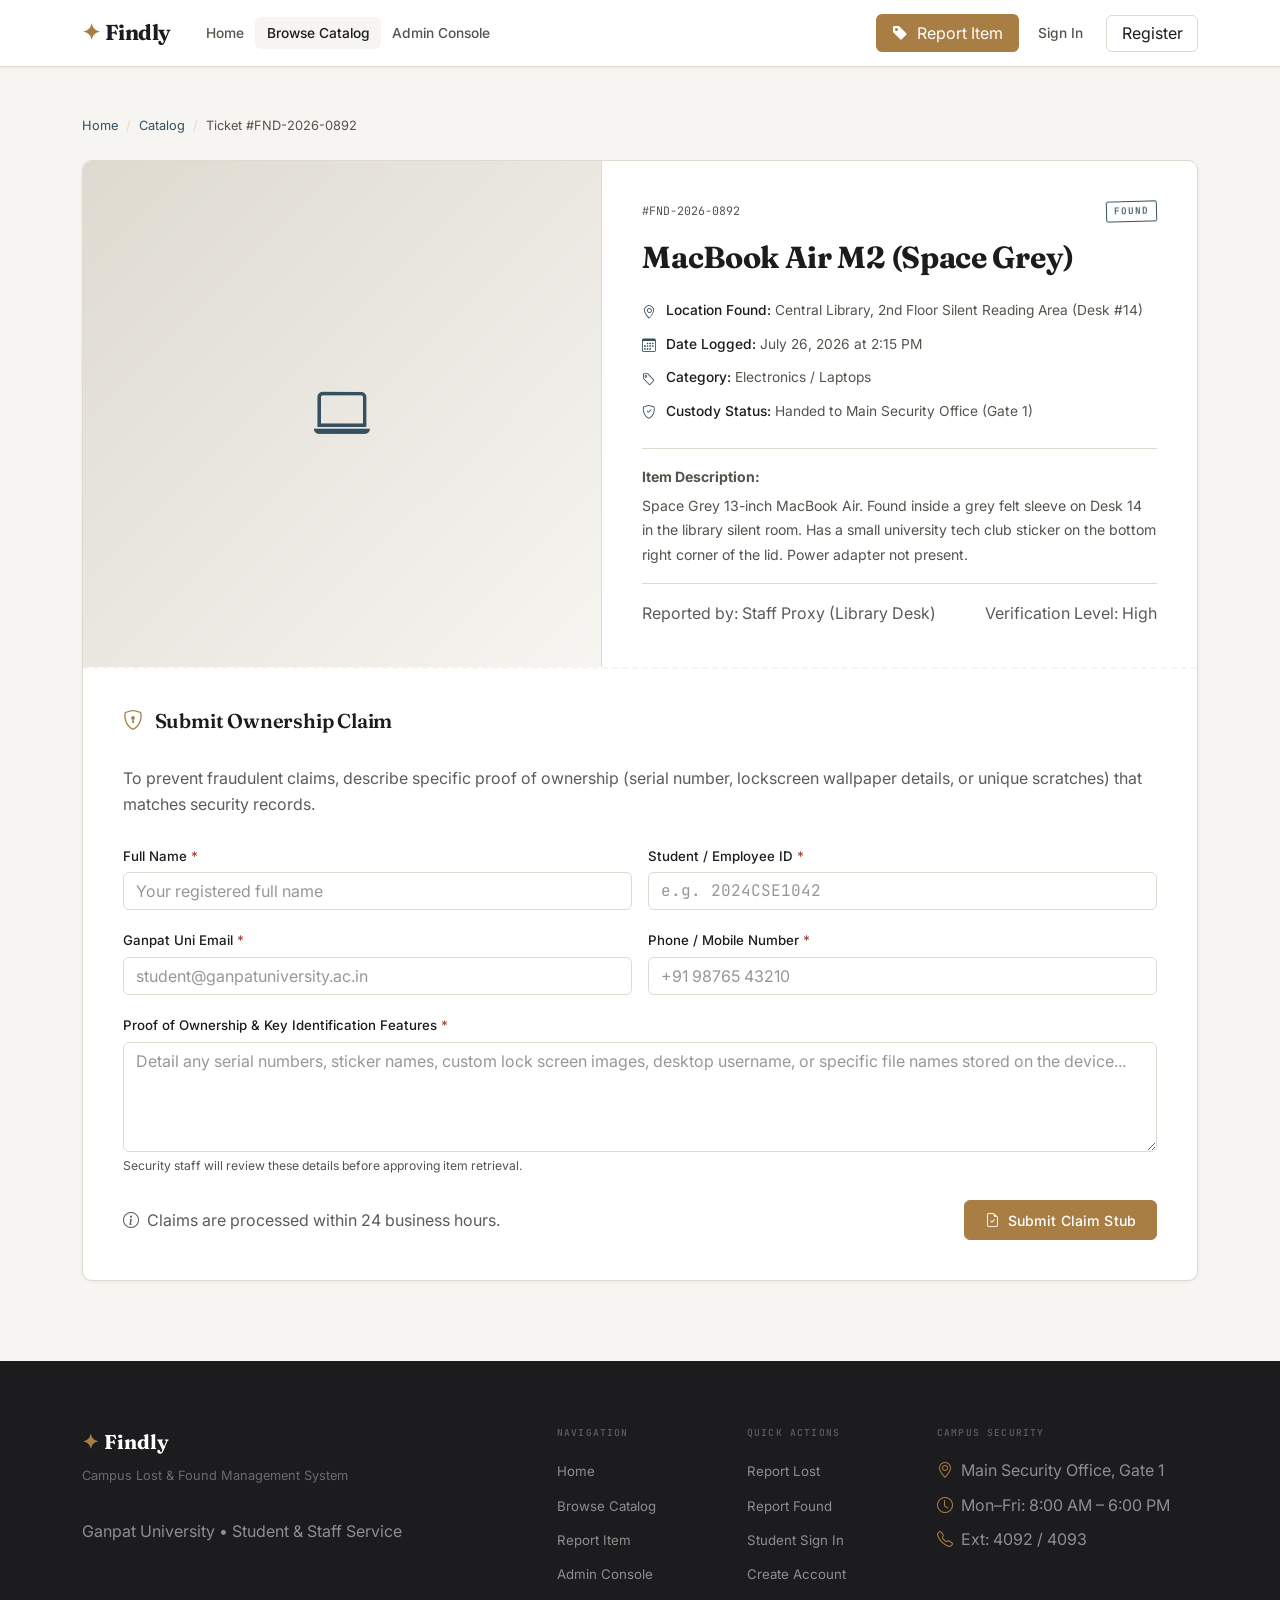
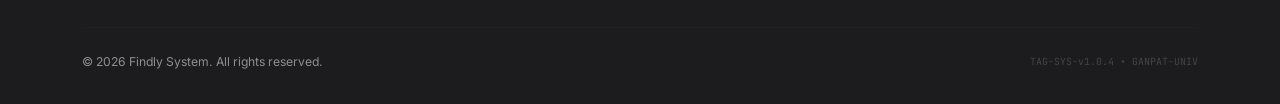
<file: item-detail.html>
<!DOCTYPE html>
<html lang="en">
<head>
  <meta charset="UTF-8">
  <meta name="viewport" content="width=device-width, initial-scale=1.0">
  <meta name="description" content="View ticket details and submit ownership claim request for reported campus items.">
  <title>Ticket #FND-2026-0892 — Findly</title>

  <link rel="preconnect" href="https://fonts.googleapis.com">
  <link rel="preconnect" href="https://fonts.gstatic.com" crossorigin>
  <link href="https://fonts.googleapis.com/css2?family=Fraunces:ital,opsz,wght@0,9..144,400;0,9..144,600;0,9..144,700;1,9..144,400;1,9..144,600&family=Inter:wght@400;500;600&family=JetBrains+Mono:wght@400;500&display=swap" rel="stylesheet">
  <link rel="stylesheet" href="https://cdn.jsdelivr.net/npm/bootstrap@5.3.3/dist/css/bootstrap.min.css">
  <link rel="stylesheet" href="https://cdn.jsdelivr.net/npm/bootstrap-icons@1.11.3/font/bootstrap-icons.min.css">
  <link rel="stylesheet" href="assets/css/variables.css">
  <link rel="stylesheet" href="assets/css/style.css">
</head>
<body>

  <!-- Navbar -->
  <nav class="navbar navbar-expand-lg findly-nav">
    <div class="container">
      <a class="findly-brand" href="index.html">
        <span class="brand-mark">✦</span> Findly
      </a>
      <button class="navbar-toggler" type="button" data-bs-toggle="collapse" data-bs-target="#findlyNav">
        <i class="bi bi-list fs-5"></i>
      </button>
      <div class="collapse navbar-collapse" id="findlyNav">
        <ul class="navbar-nav me-auto mb-2 mb-lg-0 ms-lg-4">
          <li class="nav-item"><a class="nav-link" href="index.html">Home</a></li>
          <li class="nav-item"><a class="nav-link active" href="browse.html">Browse Catalog</a></li>
          <li class="nav-item"><a class="nav-link" href="admin.html">Admin Console</a></li>
        </ul>
        <div class="d-flex align-items-center gap-2 mt-3 mt-lg-0">
          <a class="nav-link-report" href="report.html">
            <i class="bi bi-tag-fill me-1"></i> Report Item
          </a>
          <a class="nav-link" href="login.html">Sign In</a>
          <a class="nav-link-register" href="login.html?tab=register">Register</a>
        </div>
      </div>
    </div>
  </nav>

  <main class="item-detail-page">
    <div class="container">
      
      <!-- Breadcrumb -->
      <nav aria-label="breadcrumb" class="mb-4">
        <ol class="breadcrumb">
          <li class="breadcrumb-item"><a href="index.html">Home</a></li>
          <li class="breadcrumb-item"><a href="browse.html">Catalog</a></li>
          <li class="breadcrumb-item active" aria-current="page">Ticket #FND-2026-0892</li>
        </ol>
      </nav>

      <!-- Main Ticket Card Layout -->
      <!-- TODO: PHP bind item details from DB -->
      <div class="detail-ticket max-w-900 mx-auto">
        
        <!-- Top Half: Image + Metadata -->
        <div class="detail-top">
          
          <!-- Photo Container -->
          <div class="detail-photo">
            <!-- Replace placeholder with actual img if available: <img src="uploads/item_892.jpg" alt="MacBook Air M2"> -->
            <div class="detail-photo-placeholder">
              <i class="bi bi-laptop text-slate"></i>
            </div>
          </div>

          <!-- Ticket Info Sidebar -->
          <div class="detail-info">
            <div class="d-flex align-items-center justify-content-between">
              <span class="detail-ref">#FND-2026-0892</span>
              <!-- Stamp with thump animation -->
              <span class="status-stamp stamp-found stamp-animate">FOUND</span>
            </div>

            <h1 class="detail-title">MacBook Air M2 (Space Grey)</h1>

            <ul class="detail-meta-list">
              <li>
                <i class="bi bi-geo-alt"></i>
                <div>
                  <strong>Location Found:</strong> Central Library, 2nd Floor Silent Reading Area (Desk #14)
                </div>
              </li>
              <li>
                <i class="bi bi-calendar3"></i>
                <div>
                  <strong>Date Logged:</strong> July 26, 2026 at 2:15 PM
                </div>
              </li>
              <li>
                <i class="bi bi-tag"></i>
                <div>
                  <strong>Category:</strong> Electronics / Laptops
                </div>
              </li>
              <li>
                <i class="bi bi-shield-check"></i>
                <div>
                  <strong>Custody Status:</strong> Handed to Main Security Office (Gate 1)
                </div>
              </li>
            </ul>

            <div class="detail-desc">
              <strong class="d-block text-ink mb-1">Item Description:</strong>
              Space Grey 13-inch MacBook Air. Found inside a grey felt sleeve on Desk 14 in the library silent room. Has a small university tech club sticker on the bottom right corner of the lid. Power adapter not present.
            </div>

            <div class="mt-auto pt-3 d-flex align-items-center justify-content-between border-top border-line fs-7 text-muted">
              <span>Reported by: Staff Proxy (Library Desk)</span>
              <span>Verification Level: High</span>
            </div>
          </div>

        </div>

        <!-- Signature Perforated Tear Line -->
        <hr class="ticket-tear">

        <!-- Bottom Half: Claim Submission Form -->
        <div class="claim-form-section" id="claim-section">
          <h2><i class="bi bi-shield-lock me-2 text-brass"></i> Submit Ownership Claim</h2>
          <p class="text-muted fs-7 mb-4">To prevent fraudulent claims, describe specific proof of ownership (serial number, lockscreen wallpaper details, or unique scratches) that matches security records.</p>

          <!-- Form posting to PHP claim endpoint placeholder -->
          <form action="claim-submit.php" method="post" class="needs-validation" novalidate>
            <!-- Hidden item ID for PHP -->
            <input type="hidden" name="item_id" value="892">

            <div class="row g-3">
              <div class="col-md-6">
                <label for="claimant_name" class="form-label">Full Name <span class="text-danger">*</span></label>
                <input type="text" class="form-control" id="claimant_name" name="claimant_name" placeholder="Your registered full name" required>
                <div class="invalid-feedback">Please enter your full name.</div>
              </div>

              <div class="col-md-6">
                <label for="student_id" class="form-label">Student / Employee ID <span class="text-danger">*</span></label>
                <input type="text" class="form-control font-mono" id="student_id" name="student_id" placeholder="e.g. 2024CSE1042" required>
                <div class="invalid-feedback">Please provide your institutional ID number.</div>
              </div>

              <div class="col-md-6">
                <label for="claimant_email" class="form-label">Ganpat Uni Email <span class="text-danger">*</span></label>
                <input type="email" class="form-control" id="claimant_email" name="claimant_email" placeholder="student@ganpatuniversity.ac.in" required>
                <div class="invalid-feedback">Please enter your valid university email.</div>
              </div>

              <div class="col-md-6">
                <label for="claimant_phone" class="form-label">Phone / Mobile Number <span class="text-danger">*</span></label>
                <input type="tel" class="form-control" id="claimant_phone" name="claimant_phone" placeholder="+91 98765 43210" required>
                <div class="invalid-feedback">Please enter your contact phone number.</div>
              </div>

              <div class="col-12">
                <label for="proof_details" class="form-label">Proof of Ownership &amp; Key Identification Features <span class="text-danger">*</span></label>
                <textarea class="form-control" id="proof_details" name="proof_details" rows="4" placeholder="Detail any serial numbers, sticker names, custom lock screen images, desktop username, or specific file names stored on the device..." required></textarea>
                <div class="invalid-feedback">Detailed proof of ownership is required for security verification.</div>
                <div class="form-text">Security staff will review these details before approving item retrieval.</div>
              </div>

              <div class="col-12 mt-4 d-flex align-items-center justify-content-between flex-wrap gap-2">
                <span class="fs-7 text-muted"><i class="bi bi-info-circle me-1"></i> Claims are processed within 24 business hours.</span>
                <button type="submit" class="btn btn-primary">
                  <i class="bi bi-file-earmark-check me-1"></i> Submit Claim Stub
                </button>
              </div>
            </div>
          </form>

        </div>

      </div>

    </div>
  </main>

  <!-- Footer -->
  <footer class="findly-footer">
    <div class="container">
      <div class="row g-4">
        <div class="col-lg-4">
          <div class="footer-brand"><span class="brand-mark">✦</span> Findly</div>
          <p class="footer-tagline">Campus Lost &amp; Found Management System</p>
          <p class="fs-7 text-white-50 mb-0">Ganpat University • Student &amp; Staff Service</p>
        </div>
        <div class="col-6 col-md-3 col-lg-2 ms-lg-auto">
          <div class="footer-col-title">Navigation</div>
          <ul class="footer-links">
            <li><a href="index.html">Home</a></li>
            <li><a href="browse.html">Browse Catalog</a></li>
            <li><a href="report.html">Report Item</a></li>
            <li><a href="admin.html">Admin Console</a></li>
          </ul>
        </div>
        <div class="col-6 col-md-3 col-lg-2">
          <div class="footer-col-title">Quick Actions</div>
          <ul class="footer-links">
            <li><a href="report.html?type=lost">Report Lost</a></li>
            <li><a href="report.html?type=found">Report Found</a></li>
            <li><a href="login.html">Student Sign In</a></li>
            <li><a href="login.html?tab=register">Create Account</a></li>
          </ul>
        </div>
        <div class="col-6 col-md-3 col-lg-3">
          <div class="footer-col-title">Campus Security</div>
          <ul class="footer-links">
            <li class="fs-7 text-white-50"><i class="bi bi-geo-alt me-1 text-brass"></i> Main Security Office, Gate 1</li>
            <li class="fs-7 text-white-50"><i class="bi bi-clock me-1 text-brass"></i> Mon–Fri: 8:00 AM – 6:00 PM</li>
            <li class="fs-7 text-white-50"><i class="bi bi-telephone me-1 text-brass"></i> Ext: 4092 / 4093</li>
          </ul>
        </div>
      </div>
      <hr class="footer-divider">
      <div class="footer-bottom">
        <div>&copy; 2026 Findly System. All rights reserved.</div>
        <div class="footer-ref">TAG-SYS-v1.0.4 • GANPAT-UNIV</div>
      </div>
    </div>
  </footer>

  <script src="https://cdn.jsdelivr.net/npm/bootstrap@5.3.3/dist/js/bootstrap.bundle.min.js"></script>
  <script src="assets/js/main.js"></script>
</body>
</html>
</file>
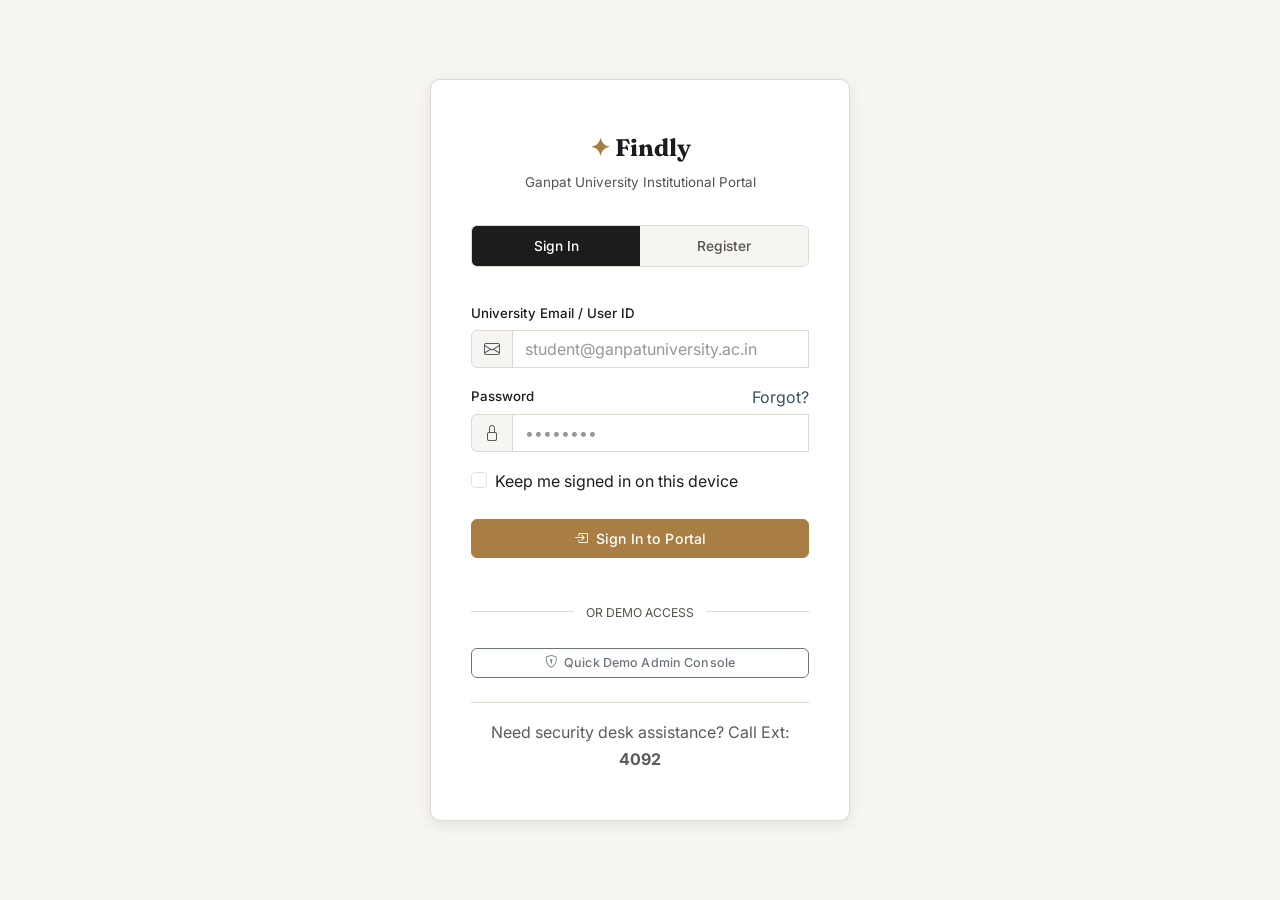
<file: login.html>
<!DOCTYPE html>
<html lang="en">
<head>
  <meta charset="UTF-8">
  <meta name="viewport" content="width=device-width, initial-scale=1.0">
  <meta name="description" content="Sign in to Findly campus lost and found portal or create a new student account.">
  <title>Account Access — Findly</title>

  <link rel="preconnect" href="https://fonts.googleapis.com">
  <link rel="preconnect" href="https://fonts.gstatic.com" crossorigin>
  <link href="https://fonts.googleapis.com/css2?family=Fraunces:ital,opsz,wght@0,9..144,400;0,9..144,600;0,9..144,700;1,9..144,400;1,9..144,600&family=Inter:wght@400;500;600&family=JetBrains+Mono:wght@400;500&display=swap" rel="stylesheet">
  <link rel="stylesheet" href="https://cdn.jsdelivr.net/npm/bootstrap@5.3.3/dist/css/bootstrap.min.css">
  <link rel="stylesheet" href="https://cdn.jsdelivr.net/npm/bootstrap-icons@1.11.3/font/bootstrap-icons.min.css">
  <link rel="stylesheet" href="assets/css/variables.css">
  <link rel="stylesheet" href="assets/css/style.css">
</head>
<body class="auth-page">

  <div class="auth-card">
    
    <!-- Brand Header -->
    <a href="index.html" class="auth-brand text-decoration-none">
      <span class="brand-mark">✦</span> Findly
    </a>
    <p class="auth-sub">Ganpat University Institutional Portal</p>

    <!-- Tab Toggle -->
    <div class="auth-tabs">
      <button class="auth-tab active" data-target="loginForm">Sign In</button>
      <button class="auth-tab" data-target="registerForm">Register</button>
    </div>

    <!-- Login Form -->
    <!-- TODO: PHP action="login-process.php" method="post" -->
    <form id="loginForm" class="auth-form needs-validation" action="login-process.php" method="post" novalidate>
      <div class="mb-3">
        <label for="login_email" class="form-label">University Email / User ID</label>
        <div class="input-group">
          <span class="input-group-text bg-paper border-line text-muted"><i class="bi bi-envelope"></i></span>
          <input type="email" class="form-control" id="login_email" name="email" placeholder="student@ganpatuniversity.ac.in" required>
          <div class="invalid-feedback">Please enter your valid university email.</div>
        </div>
      </div>

      <div class="mb-3">
        <div class="d-flex justify-content-between align-items-center mb-1">
          <label for="login_pass" class="form-label mb-0">Password</label>
          <a href="#" class="fs-7 text-slate text-decoration-none" onclick="findlyToast('Password reset link sent to registered email if exists.', 'info'); return false;">Forgot?</a>
        </div>
        <div class="input-group">
          <span class="input-group-text bg-paper border-line text-muted"><i class="bi bi-lock"></i></span>
          <input type="password" class="form-control" id="login_pass" name="password" placeholder="••••••••" required>
          <div class="invalid-feedback">Please enter your password.</div>
        </div>
      </div>

      <div class="mb-4 form-check">
        <input type="checkbox" class="form-check-input" id="remember" name="remember">
        <label class="form-check-label fs-7" for="remember">Keep me signed in on this device</label>
      </div>

      <button type="submit" class="btn btn-primary w-100 py-2 mb-3">
        <i class="bi bi-box-arrow-in-right me-1"></i> Sign In to Portal
      </button>

      <div class="auth-divider"><span>OR DEMO ACCESS</span></div>

      <div class="d-grid gap-2">
        <a href="admin.html" class="btn btn-outline-secondary btn-sm">
          <i class="bi bi-shield-lock me-1"></i> Quick Demo Admin Console
        </a>
      </div>
    </form>

    <!-- Register Form (Hidden by default) -->
    <!-- TODO: PHP action="register-process.php" method="post" -->
    <form id="registerForm" class="auth-form d-none needs-validation" action="register-process.php" method="post" novalidate>
      <div class="mb-3">
        <label for="reg_name" class="form-label">Full Name</label>
        <input type="text" class="form-control" id="reg_name" name="full_name" placeholder="John Doe" required>
        <div class="invalid-feedback">Please enter your full name.</div>
      </div>

      <div class="mb-3">
        <label for="reg_id" class="form-label">Student / Staff ID Number</label>
        <input type="text" class="form-control font-mono" id="reg_id" name="student_id" placeholder="e.g. 2024CSE1042" required>
        <div class="invalid-feedback">Please provide your institutional ID.</div>
      </div>

      <div class="mb-3">
        <label for="reg_email" class="form-label">University Email</label>
        <input type="email" class="form-control" id="reg_email" name="email" placeholder="student@ganpatuniversity.ac.in" required>
        <div class="invalid-feedback">Please use a valid @ganpatuniversity.ac.in email address.</div>
      </div>

      <div class="mb-3">
        <label for="reg_pass" class="form-label">Create Password</label>
        <input type="password" class="form-control" id="reg_pass" name="password" minlength="8" placeholder="At least 8 characters" required>
        <div class="invalid-feedback">Password must be at least 8 characters long.</div>
      </div>

      <div class="mb-4 form-check">
        <input type="checkbox" class="form-check-input" id="reg_terms" required>
        <label class="form-check-label fs-7" for="reg_terms">I agree to the <a href="#" class="text-slate">Campus Honor Code</a> &amp; Lost &amp; Found Policy</label>
        <div class="invalid-feedback">You must accept the honor code.</div>
      </div>

      <button type="submit" class="btn btn-primary w-100 py-2">
        <i class="bi bi-person-plus me-1"></i> Create Student Account
      </button>
    </form>

    <div class="text-center mt-4 pt-3 border-top border-line fs-7 text-muted">
      Need security desk assistance? Call Ext: <strong>4092</strong>
    </div>

  </div>

  <script src="https://cdn.jsdelivr.net/npm/bootstrap@5.3.3/dist/js/bootstrap.bundle.min.js"></script>
  <script src="assets/js/main.js"></script>
  <script>
    // Check URL param ?tab=register to switch on load
    const urlParams = new URLSearchParams(window.location.search);
    if (urlParams.get('tab') === 'register') {
      const regBtn = document.querySelector('.auth-tab[data-target="registerForm"]');
      if (regBtn) regBtn.click();
    }
  </script>
</body>
</html>
</file>
<file: assets/css/variables.css>
/* ============================================================
   Findly — Design Tokens
   Single source of truth for all colors, spacing, and typography.
   ============================================================ */

:root {
  /* ── Palette ─────────────────────────────────────────────── */
  --paper:      #F6F5F1;   /* base bg — warm light grey        */
  --ink:        #1C1C1E;   /* primary text / near-black         */
  --ink-soft:   #55534C;   /* secondary text                    */
  --brass:      #A87E45;   /* primary accent — claim-tag brass  */
  --brass-dark: #8A6636;   /* accent hover / active             */
  --slate:      #35505F;   /* secondary accent — links, found   */
  --line:       #DEDAD0;   /* hairlines, ticket perforation     */
  --card:       #FFFFFF;   /* card surfaces                     */
  --danger:     #A6423A;   /* lost-item status / destructive    */
  --returned:   #3D6B52;   /* returned/resolved — muted green   */

  /* ── Semantic aliases ────────────────────────────────────── */
  --color-bg:      var(--paper);
  --color-surface: var(--card);
  --color-border:  var(--line);
  --color-text:    var(--ink);
  --color-muted:   var(--ink-soft);

  /* ── Status tokens ───────────────────────────────────────── */
  --status-lost:     var(--danger);
  --status-found:    var(--slate);
  --status-claimed:  var(--brass);
  --status-returned: var(--returned);

  /* ── Typography ──────────────────────────────────────────── */
  --font-display: 'Fraunces', Georgia, serif;
  --font-body:    'Inter', system-ui, -apple-system, sans-serif;
  --font-mono:    'JetBrains Mono', 'Courier New', monospace;

  /* ── 8px spacing scale ───────────────────────────────────── */
  --sp-1:  0.5rem;   /*  8px */
  --sp-2:  1rem;     /* 16px */
  --sp-3:  1.5rem;   /* 24px */
  --sp-4:  2rem;     /* 32px */
  --sp-5:  2.5rem;   /* 40px */
  --sp-6:  3rem;     /* 48px */
  --sp-8:  4rem;     /* 64px */
  --sp-10: 5rem;     /* 80px */
  --sp-12: 6rem;     /* 96px */

  /* ── Border radius ───────────────────────────────────────── */
  --radius:    6px;
  --radius-sm: 3px;
  --radius-lg: 10px;

  /* ── Elevation ───────────────────────────────────────────── */
  --shadow-sm: 0 1px 3px rgba(28,28,30,.06);
  --shadow-md: 0 4px 14px rgba(28,28,30,.09);
  --shadow-lg: 0 8px 28px rgba(28,28,30,.12);

  /* ── Motion ──────────────────────────────────────────────── */
  --ease:      200ms ease;
  --ease-slow: 360ms ease;
}
</file>
<file: assets/css/style.css>
/* ============================================================
   Findly — Main Stylesheet
   Load order: variables.css → bootstrap.min.css → style.css
   ============================================================ */

/* ── 1. Base ─────────────────────────────────────────────────── */

*, *::before, *::after { box-sizing: border-box; }
html { scroll-behavior: smooth; }

body {
  font-family: var(--font-body);
  font-size: 1rem;
  line-height: 1.65;
  color: var(--ink);
  background: var(--paper);
  -webkit-font-smoothing: antialiased;
  min-height: 100vh;
  display: flex;
  flex-direction: column;
}

main { flex: 1; }
img  { max-width: 100%; height: auto; display: block; }

a {
  color: var(--slate);
  text-decoration: none;
  transition: color var(--ease);
}
a:hover { color: var(--brass); }

/* ── 2. Typography ───────────────────────────────────────────── */

h1, h2, h3, h4, h5, h6 {
  font-family: var(--font-display);
  font-weight: 600;
  color: var(--ink);
  letter-spacing: -0.01em;
  line-height: 1.2;
  margin-bottom: 0.5rem;
}

.eyebrow {
  font-family: var(--font-mono);
  font-size: 0.68rem;
  font-weight: 500;
  text-transform: uppercase;
  letter-spacing: 0.14em;
  color: var(--brass);
  display: block;
}

.ref-id {
  font-family: var(--font-mono);
  font-size: 0.7rem;
  color: var(--ink-soft);
  letter-spacing: 0.02em;
}

/* Accessible keyboard focus — brass, not browser blue */
:focus-visible {
  outline: 2px solid var(--brass);
  outline-offset: 2px;
  border-radius: var(--radius-sm);
}

/* ── 3. Bootstrap 5 Overrides ────────────────────────────────── */

/* --- Buttons --- */
.btn {
  font-family: var(--font-body);
  font-weight: 500;
  font-size: 0.88rem;
  border-radius: var(--radius);
  padding: 0.55rem 1.25rem;
  transition: background var(--ease), border-color var(--ease),
              box-shadow var(--ease), transform 80ms ease;
  letter-spacing: 0.01em;
}
.btn:active { transform: scale(0.97); }

.btn-primary {
  --bs-btn-bg:                  var(--brass);
  --bs-btn-border-color:        var(--brass);
  --bs-btn-hover-bg:            var(--brass-dark);
  --bs-btn-hover-border-color:  var(--brass-dark);
  --bs-btn-active-bg:           var(--brass-dark);
  --bs-btn-color:               #fff;
  --bs-btn-hover-color:         #fff;
  --bs-btn-active-color:        #fff;
  --bs-btn-focus-shadow-rgb:    168,126,69;
}

.btn-outline-primary {
  --bs-btn-color:               var(--brass);
  --bs-btn-border-color:        var(--brass);
  --bs-btn-hover-bg:            var(--brass);
  --bs-btn-hover-border-color:  var(--brass);
  --bs-btn-hover-color:         #fff;
  --bs-btn-active-bg:           var(--brass-dark);
  --bs-btn-active-border-color: var(--brass-dark);
  --bs-btn-focus-shadow-rgb:    168,126,69;
}

.btn-slate {
  background: var(--slate);
  border: 1px solid var(--slate);
  color: #fff;
}
.btn-slate:hover, .btn-slate:focus {
  background: #2a4050;
  border-color: #2a4050;
  color: #fff;
}

.btn-danger {
  --bs-btn-bg:           var(--danger);
  --bs-btn-border-color: var(--danger);
  --bs-btn-hover-bg:     #8a3630;
  --bs-btn-hover-border-color: #8a3630;
}

.btn-sm {
  font-size: 0.78rem;
  padding: 0.3rem 0.8rem;
}

/* --- Form controls --- */
.form-control, .form-select {
  font-family: var(--font-body);
  border-color: var(--line);
  background-color: var(--card);
  color: var(--ink);
  border-radius: var(--radius);
  transition: border-color var(--ease), box-shadow var(--ease);
}
.form-control:focus, .form-select:focus {
  border-color: var(--brass);
  box-shadow: 0 0 0 3px rgba(168,126,69,.18);
  outline: none;
}
.form-control::placeholder { color: var(--ink-soft); opacity: .6; }
.form-label {
  font-size: 0.83rem;
  font-weight: 500;
  color: var(--ink);
  margin-bottom: 0.3rem;
}

.form-text {
  font-size: 0.76rem;
  color: var(--ink-soft);
}

/* Validation states */
.form-control.is-valid, .was-validated .form-control:valid {
  border-color: var(--returned);
  background-image: none;
}
.form-control.is-valid:focus, .was-validated .form-control:valid:focus {
  box-shadow: 0 0 0 3px rgba(61,107,82,.18);
}
.form-control.is-invalid, .was-validated .form-control:invalid {
  border-color: var(--danger);
  background-image: none;
}
.form-control.is-invalid:focus, .was-validated .form-control:invalid:focus {
  box-shadow: 0 0 0 3px rgba(166,66,58,.18);
}
.valid-feedback   { font-size: 0.77rem; color: var(--returned); }
.invalid-feedback { font-size: 0.77rem; color: var(--danger); }

/* --- Badges --- */
.badge {
  font-family: var(--font-mono);
  font-size: 0.66rem;
  font-weight: 500;
  letter-spacing: 0.06em;
  border-radius: var(--radius-sm);
}

/* --- Cards (Bootstrap generic) --- */
.card {
  background: var(--card);
  border: 1px solid var(--line);
  border-radius: var(--radius-lg);
  box-shadow: none;
}

/* --- Navbar BS var --- */
.navbar { --bs-navbar-active-color: var(--brass); }

/* --- Modal --- */
.modal-content {
  background: var(--card);
  border: 1px solid var(--line);
  border-radius: var(--radius-lg);
}
.modal-header { border-bottom: 1px solid var(--line); padding: var(--sp-3) var(--sp-4); }
.modal-footer { border-top: 1px solid var(--line); }
.modal-title  { font-family: var(--font-display); font-size: 1.1rem; font-weight: 600; }
.btn-close:focus { box-shadow: 0 0 0 3px rgba(168,126,69,.2); }

/* ── 4. Navbar ───────────────────────────────────────────────── */

.findly-nav {
  background: var(--card) !important;
  border-bottom: 1px solid var(--line);
  padding: 0.9rem 0;
  position: sticky;
  top: 0;
  z-index: 1030;
  box-shadow: var(--shadow-sm);
}

.findly-brand {
  font-family: var(--font-display);
  font-size: 1.35rem;
  font-weight: 700;
  color: var(--ink) !important;
  letter-spacing: -0.02em;
  display: flex;
  align-items: center;
  gap: 5px;
}
.findly-brand .brand-mark { color: var(--brass); }

.findly-nav .nav-link {
  font-size: 0.86rem;
  font-weight: 500;
  color: var(--ink-soft) !important;
  padding: 0.3rem 0.7rem !important;
  border-radius: var(--radius);
  transition: color var(--ease), background var(--ease);
}
.findly-nav .nav-link:hover,
.findly-nav .nav-link.active {
  color: var(--ink) !important;
  background: var(--paper);
}

.nav-link-report {
  background: var(--brass) !important;
  color: #fff !important;
  padding: 0.35rem 1rem !important;
  border-radius: var(--radius) !important;
  display: flex;
  align-items: center;
  gap: 5px;
}
.nav-link-report:hover {
  background: var(--brass-dark) !important;
  color: #fff !important;
}

.nav-link-register {
  border: 1.5px solid var(--line) !important;
  color: var(--ink) !important;
  padding: 0.28rem 0.9rem !important;
  border-radius: var(--radius) !important;
  margin-left: 0.25rem;
}
.nav-link-register:hover {
  border-color: var(--brass) !important;
  color: var(--brass) !important;
  background: transparent !important;
}

.navbar-toggler {
  border: 1px solid var(--line);
  border-radius: var(--radius);
  padding: 0.3rem 0.5rem;
}
.navbar-toggler:focus { box-shadow: 0 0 0 3px rgba(168,126,69,.2); outline: none; }

/* ── 5. Ticket Card — Core Component ─────────────────────────── */

.ticket-card {
  background: var(--card);
  border: 1px solid var(--line);
  border-radius: var(--radius-lg);
  overflow: hidden;
  display: flex;
  flex-direction: column;
  height: 100%;
  transition: box-shadow var(--ease-slow), transform var(--ease-slow);
  position: relative;
  color: inherit;
}

a.ticket-card:hover { color: inherit; text-decoration: none; }
.ticket-card:hover  { box-shadow: var(--shadow-md); transform: translateY(-3px); }

/* Photo */
.ticket-img {
  aspect-ratio: 4 / 3;
  overflow: hidden;
  background: var(--paper);
  position: relative;
  flex-shrink: 0;
}
.ticket-img img {
  width: 100%; height: 100%;
  object-fit: cover;
  transition: transform 0.5s ease;
}
.ticket-card:hover .ticket-img img { transform: scale(1.04); }

.ticket-img-placeholder {
  width: 100%; height: 100%;
  display: flex;
  align-items: center;
  justify-content: center;
  background: linear-gradient(135deg, var(--line) 0%, var(--paper) 100%);
  font-size: 2.2rem;
}

/* Category pill on photo */
.ticket-category {
  position: absolute;
  top: var(--sp-1);
  left: var(--sp-1);
  background: rgba(246,245,241,.92);
  backdrop-filter: blur(4px);
  border: 1px solid var(--line);
  border-radius: 999px;
  font-size: 0.69rem;
  font-weight: 500;
  color: var(--ink-soft);
  padding: 2px 10px;
}

/* Body */
.ticket-body {
  padding: var(--sp-2) var(--sp-2) var(--sp-1);
  flex: 1;
  display: flex;
  flex-direction: column;
  gap: 5px;
}

.ticket-title {
  font-family: var(--font-display);
  font-size: 1rem;
  font-weight: 600;
  color: var(--ink);
  margin: 0;
  line-height: 1.3;
}

.ticket-ref {
  font-family: var(--font-mono);
  font-size: 0.65rem;
  color: var(--ink-soft);
  letter-spacing: 0.03em;
}

.ticket-meta {
  font-size: 0.76rem;
  color: var(--ink-soft);
  display: flex;
  align-items: center;
  gap: 6px;
  flex-wrap: wrap;
  margin-top: 2px;
}
.ticket-meta .bi { font-size: 0.7rem; }

/* Perforated tear-line foot — the signature element */
.ticket-foot {
  padding: 0.6rem var(--sp-2);
  border-top: 2px dashed var(--line);
  display: flex;
  align-items: center;
  justify-content: space-between;
  position: relative;
  background: color-mix(in srgb, var(--paper) 55%, var(--card));
  margin-top: auto;
  gap: var(--sp-1);
}

/* Punch holes on the tear line */
.ticket-foot::before,
.ticket-foot::after {
  content: '';
  position: absolute;
  top: -8px;
  width: 14px; height: 14px;
  border-radius: 50%;
  background: var(--paper);
  border: 1px solid var(--line);
}
.ticket-foot::before { left: -1px; }
.ticket-foot::after  { right: -1px; }

.ticket-view-link {
  font-size: 0.78rem;
  font-weight: 500;
  color: var(--slate);
  transition: color var(--ease);
  white-space: nowrap;
  flex-shrink: 0;
}
.ticket-card:hover .ticket-view-link { color: var(--brass); }

/* ── 6. Status Stamp ─────────────────────────────────────────── */

.status-stamp {
  display: inline-flex;
  align-items: center;
  padding: 2px 7px;
  font-family: var(--font-mono);
  font-size: 0.58rem;
  font-weight: 500;
  text-transform: uppercase;
  letter-spacing: 0.1em;
  border: 1.5px solid currentColor;
  border-radius: 2px;
  transform: rotate(-1.5deg);
  flex-shrink: 0;
  white-space: nowrap;
}

.stamp-lost     { color: var(--danger); }
.stamp-found    { color: var(--slate); }
.stamp-claimed  { color: var(--brass); }
.stamp-returned { color: var(--returned); }

/* Animated stamp — item detail page only */
.stamp-animate {
  animation: stamp-thump 0.48s cubic-bezier(0.34,1.4,0.64,1) both;
  animation-delay: 0.3s;
}

@keyframes stamp-thump {
  0%   { transform: rotate(-1.5deg) scale(1.25); opacity: 0; }
  55%  { transform: rotate(-1.5deg) scale(0.93); opacity: 1; }
  100% { transform: rotate(-1.5deg) scale(1);    opacity: 1; }
}

/* ── 7. Card Entrance Animation ──────────────────────────────── */

@keyframes fade-slide-up {
  from { opacity: 0; transform: translateY(16px); }
  to   { opacity: 1; transform: translateY(0); }
}

.ticket-card { opacity: 0; } /* hidden until JS observes */
.ticket-card.animate-in {
  opacity: 1;
  animation: fade-slide-up 0.42s ease both;
}

/* ── 8. Hero ─────────────────────────────────────────────────── */

.hero {
  padding: var(--sp-12) 0 var(--sp-10);
  position: relative;
  overflow: hidden;
}

/* Subtle grid texture on hero */
.hero::before {
  content: '';
  position: absolute;
  inset: 0;
  background-image:
    linear-gradient(var(--line) 1px, transparent 1px),
    linear-gradient(90deg, var(--line) 1px, transparent 1px);
  background-size: 40px 40px;
  opacity: 0.35;
  pointer-events: none;
}

.hero .container { position: relative; }

.hero-eyebrow {
  font-family: var(--font-mono);
  font-size: 0.68rem;
  font-weight: 500;
  text-transform: uppercase;
  letter-spacing: 0.15em;
  color: var(--brass);
  margin-bottom: var(--sp-2);
  display: block;
}

.hero-headline {
  font-family: var(--font-display);
  font-size: clamp(2.2rem, 5vw, 3.6rem);
  font-weight: 700;
  color: var(--ink);
  line-height: 1.1;
  letter-spacing: -0.02em;
  margin-bottom: var(--sp-3);
  max-width: 600px;
}
.hero-headline em { font-style: italic; color: var(--brass); }

.hero-sub {
  font-size: 1rem;
  color: var(--ink-soft);
  max-width: 460px;
  line-height: 1.72;
  margin-bottom: var(--sp-4);
}

/* Hero search bar */
.hero-search {
  display: flex;
  max-width: 520px;
  border: 1.5px solid var(--line);
  border-radius: var(--radius-lg);
  overflow: hidden;
  background: var(--card);
  box-shadow: var(--shadow-sm);
  transition: box-shadow var(--ease), border-color var(--ease);
  margin-bottom: var(--sp-6);
}
.hero-search:focus-within {
  border-color: var(--brass);
  box-shadow: 0 0 0 3px rgba(168,126,69,.15);
}
.hero-search input {
  flex: 1;
  border: none;
  outline: none;
  padding: 0.8rem 1.1rem;
  font-size: 0.92rem;
  font-family: var(--font-body);
  background: transparent;
  color: var(--ink);
  min-width: 0;
}
.hero-search input::placeholder { color: var(--ink-soft); opacity: .65; }
.hero-search button {
  background: var(--brass);
  border: none;
  color: #fff;
  padding: 0.8rem 1.4rem;
  font-weight: 500;
  font-size: 0.88rem;
  font-family: var(--font-body);
  cursor: pointer;
  transition: background var(--ease);
  white-space: nowrap;
  display: flex;
  align-items: center;
  gap: 6px;
}
.hero-search button:hover { background: var(--brass-dark); }

/* Stat ticket cards in hero */
.stat-card {
  background: var(--card);
  border: 1px solid var(--line);
  border-radius: var(--radius-lg);
  padding: var(--sp-3) var(--sp-4);
  position: relative;
  overflow: hidden;
}
.stat-card::after {
  content: '';
  position: absolute;
  bottom: 0; left: var(--sp-3); right: var(--sp-3);
  height: 3px;
  border-radius: 999px;
  background: var(--brass);
}

.stat-number {
  font-family: var(--font-display);
  font-size: 2.2rem;
  font-weight: 700;
  color: var(--ink);
  line-height: 1;
  margin-bottom: 4px;
}
.stat-label {
  font-size: 0.8rem;
  color: var(--ink-soft);
  font-weight: 500;
}
.stat-ref {
  font-family: var(--font-mono);
  font-size: 0.6rem;
  color: var(--line);
  position: absolute;
  top: var(--sp-1);
  right: var(--sp-2);
}

/* ── 9. How It Works ─────────────────────────────────────────── */

.how-it-works {
  padding: var(--sp-10) 0;
  background: var(--card);
  border-top: 1px solid var(--line);
  border-bottom: 1px solid var(--line);
}

.step-card { text-align: center; padding: var(--sp-3); }

.step-icon {
  width: 56px; height: 56px;
  border: 1.5px solid var(--line);
  border-radius: 50%;
  display: flex;
  align-items: center;
  justify-content: center;
  margin: 0 auto var(--sp-2);
  font-size: 1.4rem;
  color: var(--slate);
  background: var(--paper);
}

.step-number {
  font-family: var(--font-mono);
  font-size: 0.65rem;
  color: var(--brass);
  font-weight: 500;
  text-transform: uppercase;
  letter-spacing: 0.12em;
  display: block;
  margin-bottom: var(--sp-2);
}

.step-title {
  font-family: var(--font-display);
  font-size: 1.1rem;
  font-weight: 600;
  color: var(--ink);
  margin-bottom: 0.4rem;
}

.step-desc {
  font-size: 0.86rem;
  color: var(--ink-soft);
  line-height: 1.65;
  max-width: 230px;
  margin: 0 auto;
}

.step-arrow {
  display: flex;
  align-items: center;
  justify-content: center;
  padding-top: 24px;
  color: var(--line);
}

/* ── 10. Section Scaffold ────────────────────────────────────── */

.section { padding: var(--sp-10) 0; }
.section-title {
  font-family: var(--font-display);
  font-size: clamp(1.5rem, 2.5vw, 2rem);
  font-weight: 700;
  color: var(--ink);
  margin-bottom: 0.3rem;
}
.section-sub { font-size: 0.88rem; color: var(--ink-soft); margin-bottom: var(--sp-5); }

/* ── 11. Browse & Filters ────────────────────────────────────── */

.browse-hero {
  padding: var(--sp-6) 0 var(--sp-4);
  border-bottom: 1px solid var(--line);
}
.browse-hero h1 {
  font-family: var(--font-display);
  font-size: clamp(1.8rem, 3vw, 2.4rem);
  font-weight: 700;
  margin-bottom: 0.25rem;
}

.filter-bar {
  background: var(--card);
  border: 1px solid var(--line);
  border-radius: var(--radius-lg);
  padding: var(--sp-3) var(--sp-4);
  display: flex;
  flex-wrap: wrap;
  gap: var(--sp-2);
  align-items: flex-end;
  margin-bottom: var(--sp-3);
}
.filter-group { flex: 1; min-width: 130px; }
.filter-group label { font-size: 0.77rem; font-weight: 500; color: var(--ink-soft); display: block; margin-bottom: 4px; }
.filter-group .form-control,
.filter-group .form-select { font-size: 0.84rem; padding: 0.4rem 0.7rem; }

.results-meta { font-size: 0.8rem; color: var(--ink-soft); margin-bottom: var(--sp-3); }
.results-meta strong { font-family: var(--font-mono); color: var(--ink); }

.active-filters { display: flex; flex-wrap: wrap; gap: 6px; margin-bottom: var(--sp-3); }

.filter-pill {
  display: inline-flex;
  align-items: center;
  gap: 5px;
  background: var(--paper);
  border: 1px solid var(--line);
  border-radius: 999px;
  font-size: 0.75rem;
  font-weight: 500;
  color: var(--ink-soft);
  padding: 3px 10px 3px 10px;
}
.filter-pill .pill-remove {
  cursor: pointer;
  color: var(--ink-soft);
  font-size: 0.85rem;
  transition: color var(--ease);
  line-height: 1;
  padding: 0;
  background: none;
  border: none;
}
.filter-pill .pill-remove:hover { color: var(--danger); }

/* Empty state */
.empty-state {
  text-align: center;
  padding: var(--sp-12) var(--sp-4);
  color: var(--ink-soft);
}
.empty-rack {
  width: 72px; height: 72px;
  border: 2px dashed var(--line);
  border-radius: var(--radius);
  display: flex;
  align-items: center;
  justify-content: center;
  margin: 0 auto var(--sp-3);
  font-size: 1.8rem;
  color: var(--line);
}
.empty-state h3 { font-size: 1.05rem; font-weight: 600; color: var(--ink); margin-bottom: 0.5rem; }
.empty-state p  { font-size: 0.86rem; max-width: 280px; margin: 0 auto var(--sp-3); }

/* ── 12. Report Form ─────────────────────────────────────────── */

.report-page { padding: var(--sp-8) 0; }

.report-card {
  background: var(--card);
  border: 1px solid var(--line);
  border-radius: var(--radius-lg);
  padding: var(--sp-6);
  max-width: 680px;
  margin: 0 auto;
}

.report-card-header {
  margin-bottom: var(--sp-5);
  padding-bottom: var(--sp-4);
  border-bottom: 1px solid var(--line);
}

.report-card-header h1 {
  font-size: 1.6rem;
  font-weight: 700;
  margin-bottom: 0.25rem;
}

/* Lost / Found toggle */
.report-toggle {
  display: grid;
  grid-template-columns: 1fr 1fr;
  border: 1.5px solid var(--line);
  border-radius: var(--radius);
  overflow: hidden;
  margin-bottom: var(--sp-4);
}
.report-toggle input[type="radio"] { display: none; }
.report-toggle label {
  padding: 0.6rem 1rem;
  text-align: center;
  font-weight: 500;
  font-size: 0.88rem;
  cursor: pointer;
  background: var(--paper);
  color: var(--ink-soft);
  transition: background var(--ease), color var(--ease);
  margin: 0;
  display: flex;
  align-items: center;
  justify-content: center;
  gap: 6px;
}
#toggle-lost:checked  ~ .toggle-label-lost  { background: var(--danger); color: #fff; }
#toggle-found:checked ~ .toggle-label-found { background: var(--slate);  color: #fff; }

/* Drag-drop upload zone */
.upload-zone {
  border: 2px dashed var(--line);
  border-radius: var(--radius);
  padding: var(--sp-5) var(--sp-4);
  text-align: center;
  cursor: pointer;
  background: var(--paper);
  transition: border-color var(--ease), background var(--ease);
  position: relative;
}
.upload-zone.dragover,
.upload-zone:hover { border-color: var(--brass); background: rgba(168,126,69,.04); }

.upload-icon {
  font-size: 2rem;
  color: var(--line);
  display: block;
  margin-bottom: var(--sp-1);
  transition: color var(--ease);
}
.upload-zone:hover .upload-icon,
.upload-zone.dragover .upload-icon { color: var(--brass); }

.upload-text  { font-size: 0.86rem; color: var(--ink-soft); margin-bottom: 4px; }
.upload-browse { color: var(--brass); cursor: pointer; font-weight: 500; }
.upload-hint  { font-size: 0.73rem; color: var(--line); }

.upload-preview { position: relative; }
.upload-preview img { width: 100%; max-height: 220px; object-fit: cover; border-radius: var(--radius); }
.upload-remove {
  position: absolute;
  top: var(--sp-1); right: var(--sp-1);
  background: rgba(28,28,30,.72);
  color: #fff;
  border: none;
  border-radius: var(--radius-sm);
  font-size: 0.73rem;
  padding: 3px 8px;
  cursor: pointer;
}

/* ── 13. Item Detail Page ────────────────────────────────────── */

.item-detail-page { padding: var(--sp-6) 0 var(--sp-10); }

.breadcrumb {
  font-size: 0.8rem;
  --bs-breadcrumb-item-active-color: var(--ink-soft);
  --bs-breadcrumb-divider-color: var(--line);
}
.breadcrumb-item a { color: var(--slate); }
.breadcrumb-item a:hover { color: var(--brass); }

.detail-ticket {
  background: var(--card);
  border: 1px solid var(--line);
  border-radius: var(--radius-lg);
  overflow: hidden;
  box-shadow: var(--shadow-sm);
}

.detail-top {
  display: grid;
  grid-template-columns: 1fr 1.15fr;
}

.detail-photo {
  background: var(--paper);
  overflow: hidden;
  min-height: 340px;
}
.detail-photo img { width: 100%; height: 100%; object-fit: cover; }
.detail-photo-placeholder {
  width: 100%; height: 100%; min-height: 340px;
  display: flex;
  align-items: center;
  justify-content: center;
  background: linear-gradient(135deg, var(--line) 0%, var(--paper) 100%);
  font-size: 3.5rem;
}

.detail-info {
  padding: var(--sp-5);
  display: flex;
  flex-direction: column;
  gap: var(--sp-2);
  border-left: 1px solid var(--line);
}

.detail-ref   { font-family: var(--font-mono); font-size: 0.73rem; color: var(--ink-soft); }
.detail-title {
  font-family: var(--font-display);
  font-size: clamp(1.4rem, 2.5vw, 1.9rem);
  font-weight: 700;
  color: var(--ink);
  margin: 0;
  line-height: 1.2;
}

.detail-meta-list {
  list-style: none;
  padding: 0; margin: var(--sp-1) 0;
  display: flex;
  flex-direction: column;
  gap: 9px;
}
.detail-meta-list li {
  display: flex;
  gap: 10px;
  font-size: 0.86rem;
  color: var(--ink-soft);
  align-items: flex-start;
}
.detail-meta-list li .bi { color: var(--slate); flex-shrink: 0; margin-top: 2px; font-size: 0.85rem; }
.detail-meta-list li strong { color: var(--ink); font-weight: 500; }

.detail-desc {
  font-size: 0.88rem;
  color: var(--ink-soft);
  line-height: 1.75;
  border-top: 1px solid var(--line);
  padding-top: var(--sp-2);
}

/* Perforated tear line — separates detail from claim form */
.ticket-tear {
  height: 0;
  border: none;
  border-top: 2px dashed var(--line);
  position: relative;
  margin: 0;
}
.ticket-tear::before,
.ticket-tear::after {
  content: '';
  position: absolute;
  top: -9px;
  width: 16px; height: 16px;
  border-radius: 50%;
  background: var(--paper);
  border: 1px solid var(--line);
}
.ticket-tear::before { left: -1px; }
.ticket-tear::after  { right: -1px; }

.claim-form-section { padding: var(--sp-5); }
.claim-form-section > h2 {
  font-family: var(--font-display);
  font-size: 1.25rem;
  font-weight: 600;
  margin-bottom: var(--sp-4);
}

/* ── 14. Login / Register ────────────────────────────────────── */

.auth-page {
  min-height: 100vh;
  display: flex;
  align-items: center;
  justify-content: center;
  background: var(--paper);
  padding: var(--sp-6) var(--sp-2);
}

.auth-card {
  background: var(--card);
  border: 1px solid var(--line);
  border-radius: var(--radius-lg);
  padding: var(--sp-6) var(--sp-5);
  width: 100%;
  max-width: 420px;
  box-shadow: var(--shadow-md);
}

.auth-brand {
  font-family: var(--font-display);
  font-size: 1.5rem;
  font-weight: 700;
  color: var(--ink);
  text-align: center;
  display: flex;
  align-items: center;
  justify-content: center;
  gap: 5px;
  margin-bottom: 0.2rem;
}
.auth-brand .brand-mark { color: var(--brass); }

.auth-sub { text-align: center; font-size: 0.84rem; color: var(--ink-soft); margin-bottom: var(--sp-4); }

.auth-tabs {
  display: grid;
  grid-template-columns: 1fr 1fr;
  border: 1.5px solid var(--line);
  border-radius: var(--radius);
  overflow: hidden;
  margin-bottom: var(--sp-4);
}
.auth-tab {
  padding: 0.55rem 1rem;
  text-align: center;
  font-weight: 500;
  font-size: 0.86rem;
  cursor: pointer;
  background: var(--paper);
  color: var(--ink-soft);
  border: none;
  transition: background var(--ease), color var(--ease);
}
.auth-tab.active { background: var(--ink); color: #fff; }

.auth-divider {
  text-align: center;
  position: relative;
  margin: var(--sp-3) 0;
}
.auth-divider::before {
  content: '';
  position: absolute;
  top: 50%; left: 0; right: 0;
  height: 1px;
  background: var(--line);
}
.auth-divider span {
  position: relative;
  background: var(--card);
  padding: 0 0.75rem;
  font-size: 0.76rem;
  color: var(--ink-soft);
}

/* ── 15. Admin Panel ─────────────────────────────────────────── */

.admin-layout { display: flex; min-height: calc(100vh - 65px); }

.admin-sidebar {
  width: 220px;
  flex-shrink: 0;
  background: var(--ink);
  padding: var(--sp-4) 0;
}

.admin-sidebar-label {
  font-family: var(--font-mono);
  font-size: 0.6rem;
  text-transform: uppercase;
  letter-spacing: 0.14em;
  color: rgba(255,255,255,.28);
  padding: 0 var(--sp-3) var(--sp-2);
  display: block;
}

.admin-nav-link {
  display: flex;
  align-items: center;
  gap: 10px;
  padding: 0.55rem var(--sp-3);
  font-size: 0.84rem;
  font-weight: 500;
  color: rgba(255,255,255,.55);
  text-decoration: none;
  transition: color var(--ease), background var(--ease);
  border-left: 2px solid transparent;
  cursor: pointer;
}
.admin-nav-link:hover { color: rgba(255,255,255,.85); background: rgba(255,255,255,.05); }
.admin-nav-link.active {
  color: #fff;
  background: rgba(255,255,255,.08);
  border-left-color: var(--brass);
}

.admin-main {
  flex: 1;
  background: var(--paper);
  padding: var(--sp-5);
  overflow-x: auto;
}

.admin-page-title {
  font-family: var(--font-display);
  font-size: 1.4rem;
  font-weight: 700;
  color: var(--ink);
  margin-bottom: var(--sp-4);
}

.admin-stat {
  background: var(--card);
  border: 1px solid var(--line);
  border-radius: var(--radius);
  padding: var(--sp-3) var(--sp-4);
  position: relative;
  overflow: hidden;
}
.admin-stat-accent {
  position: absolute;
  top: 0; left: 0;
  width: 4px; height: 100%;
  border-radius: var(--radius) 0 0 var(--radius);
}
.admin-stat-num {
  font-family: var(--font-display);
  font-size: 1.9rem;
  font-weight: 700;
  color: var(--ink);
  line-height: 1;
  margin-bottom: 3px;
}
.admin-stat-label { font-size: 0.77rem; color: var(--ink-soft); font-weight: 500; }
.admin-stat-ref   { font-family: var(--font-mono); font-size: 0.6rem; color: var(--line); }

/* Admin data table */
.admin-table {
  width: 100%;
  background: var(--card);
  border: 1px solid var(--line);
  border-radius: var(--radius-lg);
  overflow: hidden;
  border-collapse: separate;
  border-spacing: 0;
  font-size: 0.84rem;
}
.admin-table thead th {
  background: var(--paper);
  border-bottom: 1px solid var(--line);
  padding: 0.65rem var(--sp-3);
  font-size: 0.72rem;
  font-weight: 600;
  text-transform: uppercase;
  letter-spacing: 0.07em;
  color: var(--ink-soft);
  white-space: nowrap;
}
.admin-table tbody td {
  padding: 0.78rem var(--sp-3);
  border-bottom: 1px solid var(--line);
  vertical-align: middle;
  color: var(--ink);
}
.admin-table tbody tr:last-child td { border-bottom: none; }
.admin-table tbody tr:hover td { background: rgba(246,245,241,.6); }

/* Admin claim mini-ticket */
.claim-mini {
  background: var(--card);
  border: 1px solid var(--line);
  border-radius: var(--radius);
  padding: var(--sp-2) var(--sp-3);
  display: flex;
  align-items: center;
  gap: var(--sp-2);
  margin-bottom: var(--sp-2);
  transition: box-shadow var(--ease);
}
.claim-mini:hover { box-shadow: var(--shadow-sm); }
.claim-mini-info { flex: 1; min-width: 0; }
.claim-mini-name { font-weight: 500; font-size: 0.88rem; color: var(--ink); margin-bottom: 1px; }
.claim-mini-meta { font-size: 0.73rem; color: var(--ink-soft); font-family: var(--font-mono); }
.claim-mini-actions { display: flex; gap: 6px; flex-shrink: 0; }

/* Admin panel visibility */
.admin-panel { display: none; }
.admin-panel.active { display: block; }

/* ── 16. Toast ───────────────────────────────────────────────── */

.toast-container {
  position: fixed;
  bottom: var(--sp-4);
  right: var(--sp-4);
  z-index: 1090;
  display: flex;
  flex-direction: column;
  gap: 8px;
}

.findly-toast {
  background: var(--ink);
  color: #fff;
  border-radius: var(--radius);
  padding: 0.72rem 1rem;
  font-size: 0.84rem;
  display: flex;
  align-items: center;
  gap: 10px;
  box-shadow: var(--shadow-lg);
  min-width: 260px;
  max-width: 340px;
  animation: toast-in 0.25s ease both;
}
.toast-dot { width: 7px; height: 7px; border-radius: 50%; flex-shrink: 0; background: var(--brass); }
.findly-toast.toast-success .toast-dot { background: #4caf50; }
.findly-toast.toast-error   .toast-dot { background: var(--danger); }
.findly-toast.toast-info    .toast-dot { background: var(--slate); }
.toast-msg  { flex: 1; }
.toast-close { margin-left: auto; background: none; border: none; color: rgba(255,255,255,.4); cursor: pointer; font-size: 1rem; padding: 0; line-height: 1; }
.toast-close:hover { color: #fff; }

@keyframes toast-in {
  from { opacity: 0; transform: translateY(8px) scale(0.96); }
  to   { opacity: 1; transform: translateY(0)  scale(1); }
}

/* ── 17. Footer ──────────────────────────────────────────────── */

.findly-footer {
  background: var(--ink);
  color: rgba(255,255,255,.5);
  padding: var(--sp-8) 0 var(--sp-4);
}
.footer-brand {
  font-family: var(--font-display);
  font-size: 1.25rem;
  font-weight: 700;
  color: #fff;
  display: flex;
  align-items: center;
  gap: 5px;
  margin-bottom: 0.4rem;
}
.footer-brand .brand-mark { color: var(--brass); }
.footer-tagline { font-size: 0.8rem; color: rgba(255,255,255,.35); margin-bottom: var(--sp-4); }

.footer-col-title {
  font-family: var(--font-mono);
  font-size: 0.6rem;
  font-weight: 600;
  text-transform: uppercase;
  letter-spacing: 0.12em;
  color: rgba(255,255,255,.28);
  margin-bottom: var(--sp-2);
}
.footer-links { list-style: none; padding: 0; margin: 0; }
.footer-links li { margin-bottom: 8px; }
.footer-links a { font-size: 0.83rem; color: rgba(255,255,255,.5); transition: color var(--ease); }
.footer-links a:hover { color: var(--brass); }

.footer-divider { border-color: rgba(255,255,255,.08); margin: var(--sp-4) 0 var(--sp-3); }
.footer-bottom {
  font-size: 0.76rem;
  display: flex;
  align-items: center;
  justify-content: space-between;
  flex-wrap: wrap;
  gap: var(--sp-1);
}
.footer-ref { font-family: var(--font-mono); font-size: 0.62rem; color: rgba(255,255,255,.18); }

/* ── 18. Utilities ───────────────────────────────────────────── */

.text-brass   { color: var(--brass) !important; }
.text-slate   { color: var(--slate) !important; }
.text-danger  { color: var(--danger) !important; }
.bg-paper     { background: var(--paper) !important; }
.border-line  { border-color: var(--line) !important; }
.font-display { font-family: var(--font-display) !important; }
.font-mono    { font-family: var(--font-mono) !important; }

.divider { border: none; height: 1px; background: var(--line); margin: var(--sp-4) 0; }

/* ── 19. Responsive ──────────────────────────────────────────── */

@media (max-width: 991px) {
  .admin-layout    { flex-direction: column; }
  .admin-sidebar   { width: 100%; display: flex; overflow-x: auto; padding: 0; }
  .admin-sidebar-label { display: none; }
  .admin-nav-link  { white-space: nowrap; border-left: none; border-bottom: 2px solid transparent; padding: 0.7rem var(--sp-2); border-radius: 0; }
  .admin-nav-link.active { border-left: none; border-bottom-color: var(--brass); background: rgba(255,255,255,.06); }
}

@media (max-width: 767px) {
  .hero        { padding: var(--sp-8) 0 var(--sp-6); }
  .report-card { padding: var(--sp-4) var(--sp-3); }
  .auth-card   { padding: var(--sp-4) var(--sp-3); }
  .filter-bar  { padding: var(--sp-2) var(--sp-2); }
  .detail-top  { grid-template-columns: 1fr; }
  .detail-info { border-left: none; border-top: 1px solid var(--line); }
  .claim-form-section { padding: var(--sp-3); }
  .how-it-works { padding: var(--sp-6) 0; }
  .section     { padding: var(--sp-6) 0; }
  .step-arrow  { display: none; }
  .admin-main  { padding: var(--sp-3); }
}

@media (max-width: 575px) {
  .hero-search { flex-direction: column; }
  .hero-search button { border-radius: 0 0 var(--radius-lg) var(--radius-lg); justify-content: center; }
  .ticket-foot::before,
  .ticket-foot::after { display: none; }
  .stat-card { padding: var(--sp-2) var(--sp-3); }
  .stat-number { font-size: 1.8rem; }
}

@media (max-width: 400px) {
  .report-toggle { grid-template-columns: 1fr; }
}
</file>
